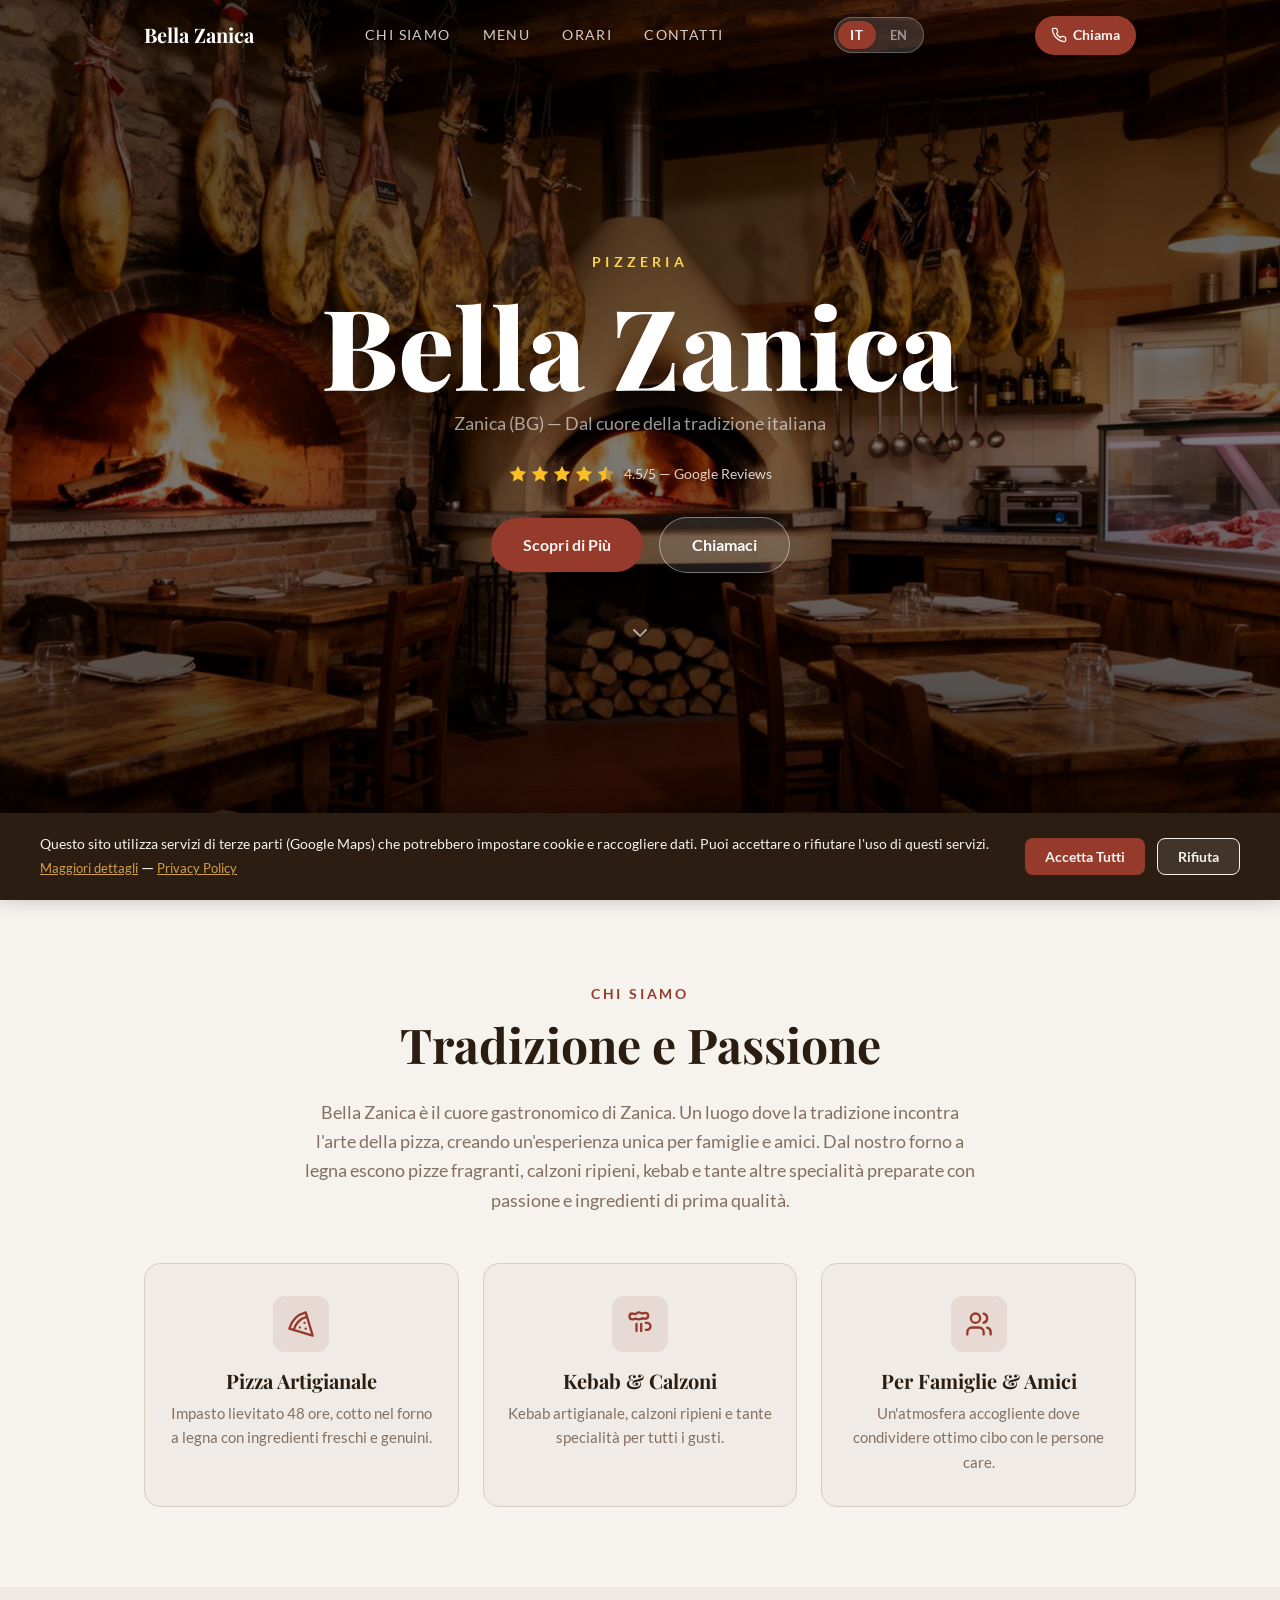
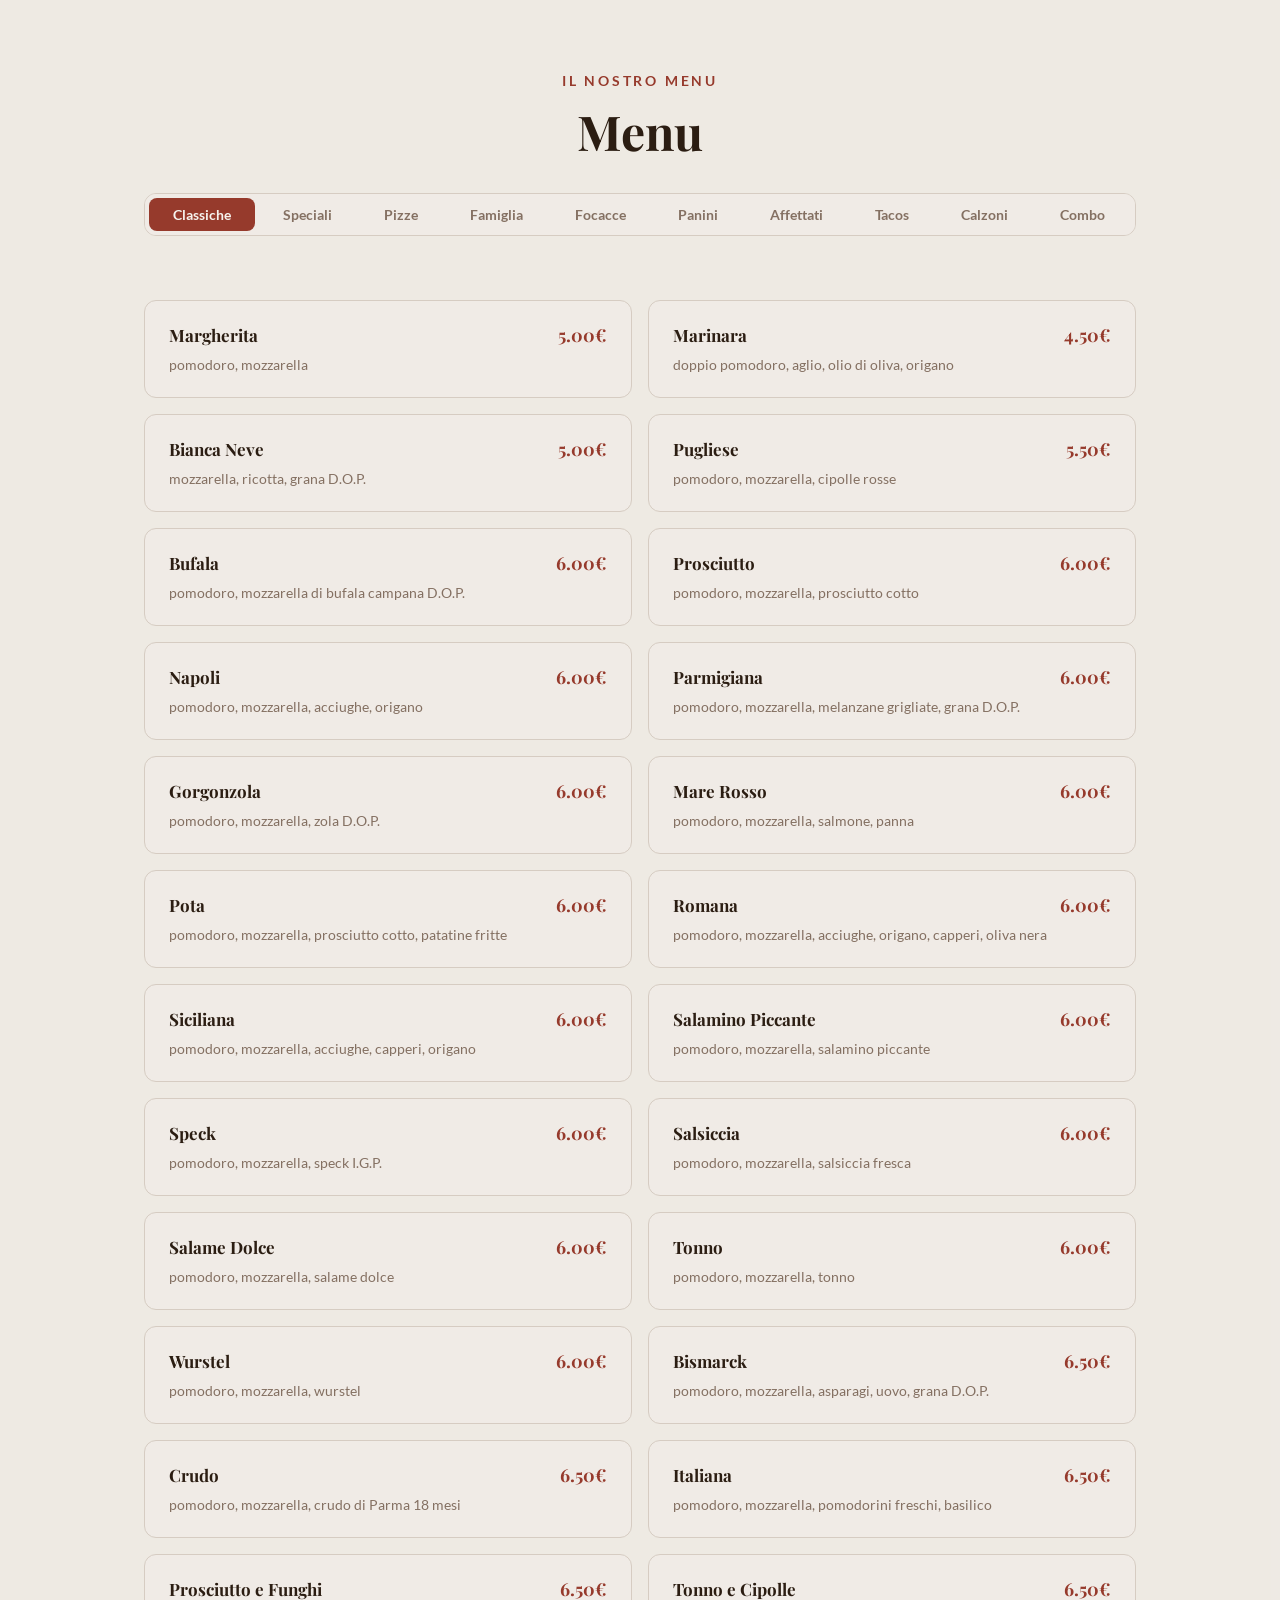
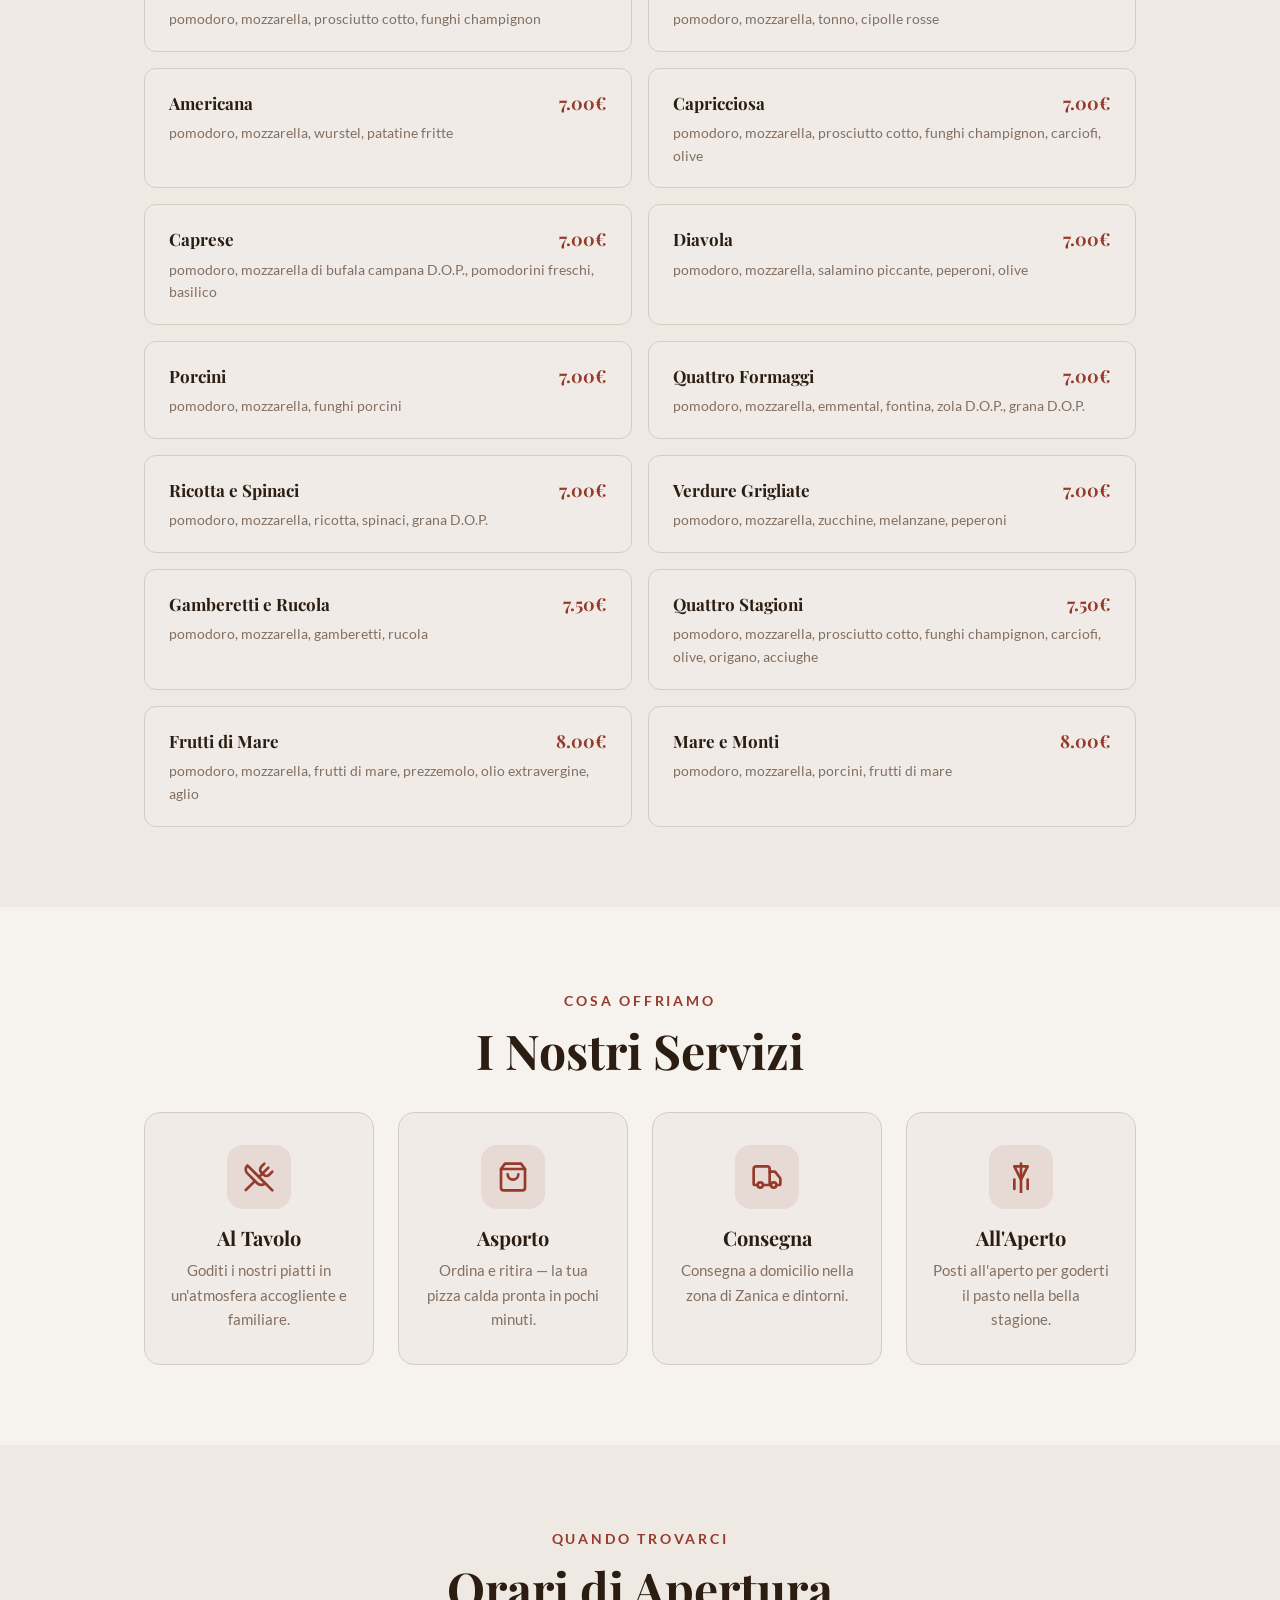
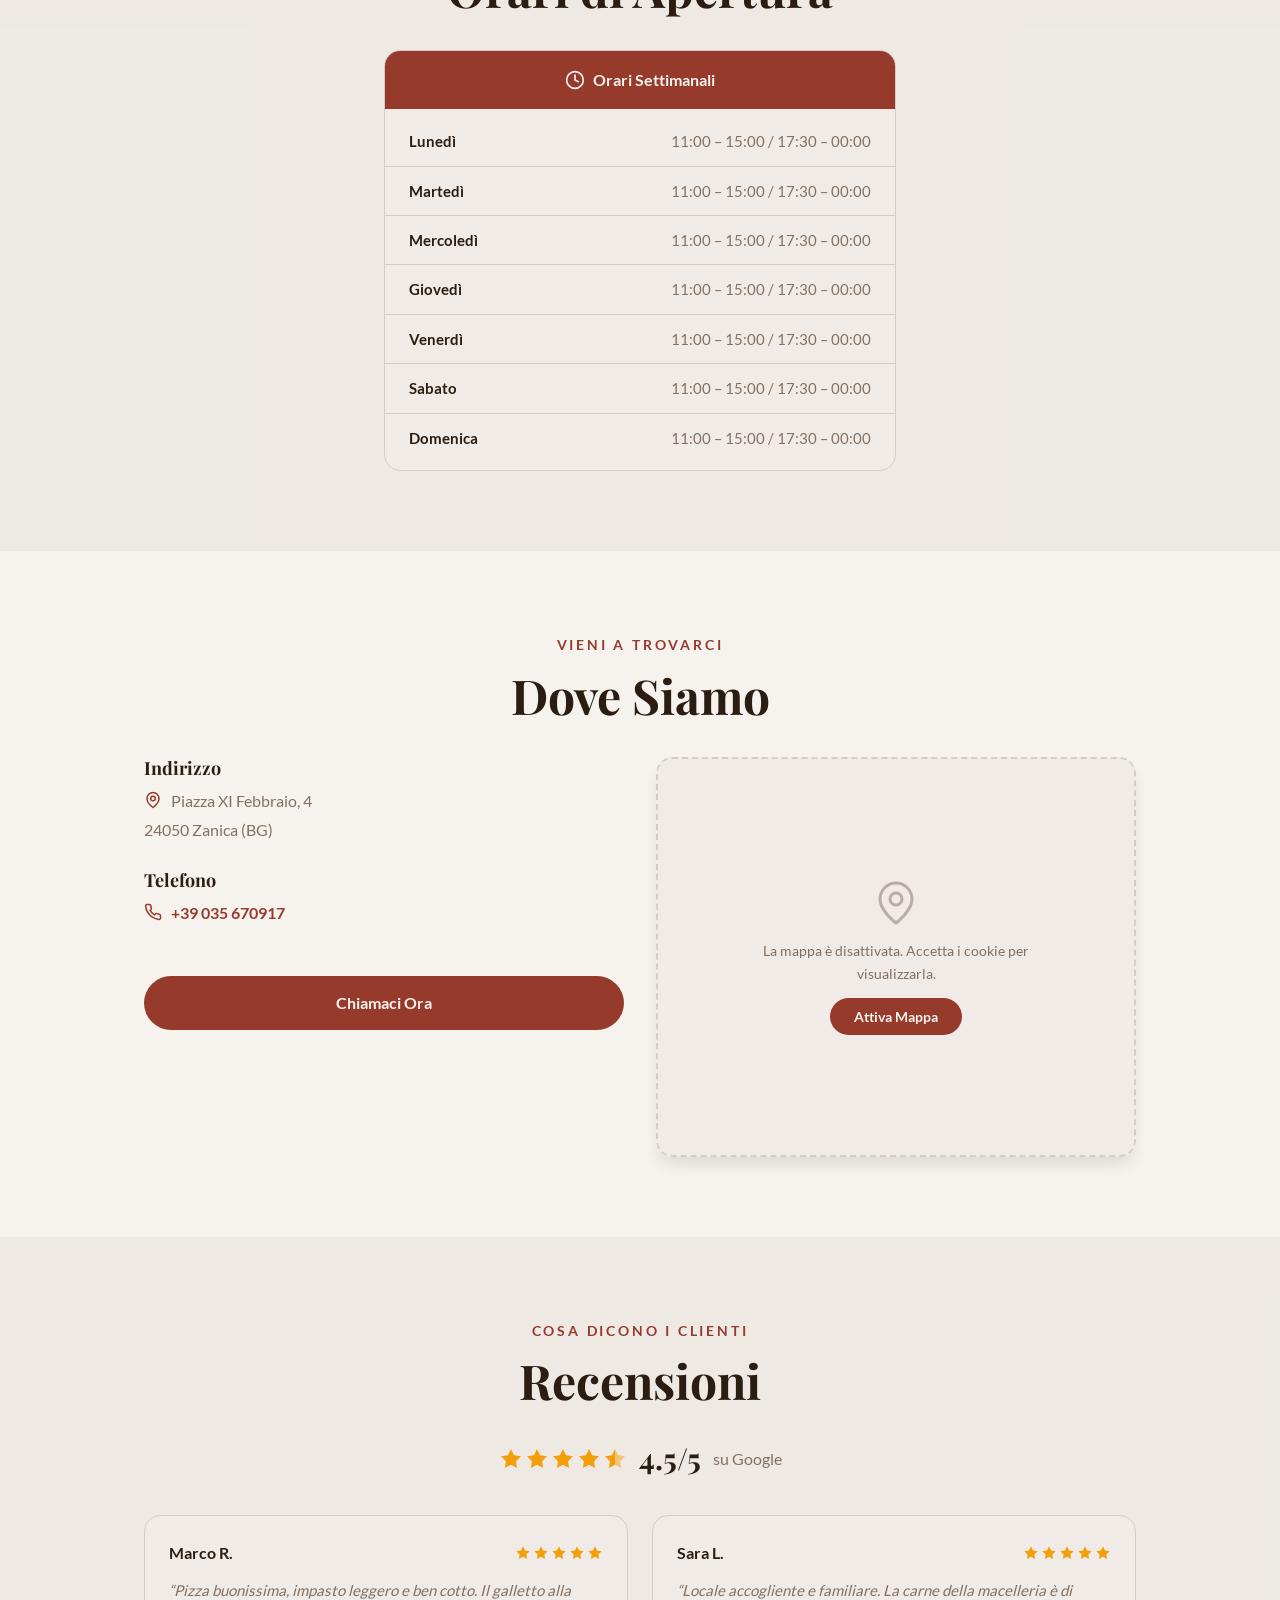
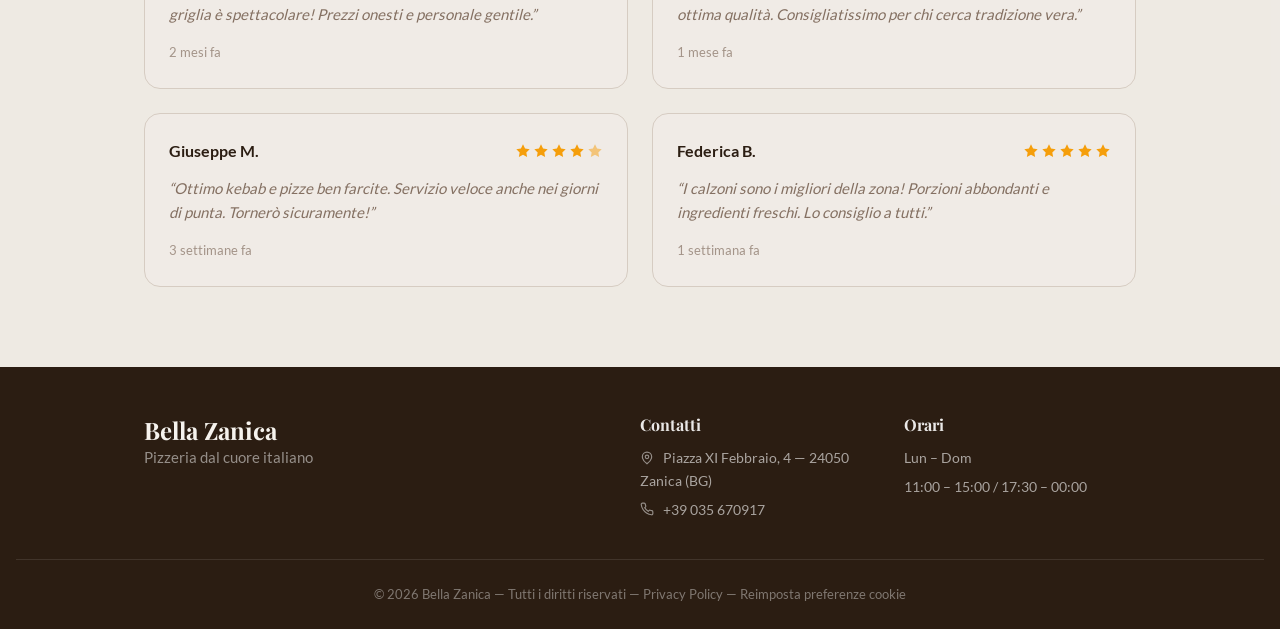
<file: index.html>
<!DOCTYPE html>
<html lang="it">
<head>
  <meta charset="UTF-8" />
  <meta name="viewport" content="width=device-width, initial-scale=1.0" />
  <title>Bella Zanica — Pizzeria a Zanica (BG)</title>
  <meta name="description" content="Bella Zanica: pizzeria a Zanica (BG). Pizza artigianale, kebab, calzoni e specialità italiane. Tel: 035 670917">
  <meta name="author" content="Bella Zanica" />
  <meta name="robots" content="index, follow" />
  <meta name="theme-color" content="#b91c1c" />
  <link rel="icon" type="image/svg+xml" href="/favicon.svg" />
  <link rel="canonical" href="https://www.pizzeriabellazanica.it" />
  <link rel="alternate" hreflang="it" href="https://www.pizzeriabellazanica.it" />
  <link rel="alternate" hreflang="en" href="https://www.pizzeriabellazanica.it?lang=en" />
  <link rel="alternate" hreflang="x-default" href="https://www.pizzeriabellazanica.it" />
  <meta name="geo.region" content="IT-BG" />
  <meta name="geo.placename" content="Zanica" />
  <meta name="geo.position" content="45.6447;9.6844" />
  <meta name="ICBM" content="45.6447, 9.6844" />
  <meta property="og:type" content="website" />
  <meta property="og:title" content="Bella Zanica — Pizzeria a Zanica (BG)">
  <meta property="og:description" content="Bella Zanica: pizzeria a Zanica (BG). Pizza artigianale, kebab, calzoni e specialità italiane. Tel: 035 670917">
  <meta property="og:url" content="https://www.pizzeriabellazanica.it" />
  <meta property="og:image" content="https://www.pizzeriabellazanica.it/hero-bg.jpg" />
  <meta property="og:locale" content="it_IT" />
  <meta property="og:site_name" content="Bella Zanica" />
  <meta name="twitter:card" content="summary_large_image" />
  <meta name="twitter:title" content="Bella Zanica — Pizzeria a Zanica (BG)">
  <meta name="twitter:description" content="Bella Zanica: pizzeria a Zanica (BG). Pizza artigianale, kebab, calzoni e specialità italiane. Tel: 035 670917">
  <meta name="twitter:image" content="https://www.pizzeriabellazanica.it/hero-bg.jpg" />

  <script type="application/ld+json">
  {
    "@context": "https://schema.org",
    "@type": "Restaurant",
    "name": "Bella Zanica",
    "url": "https://www.pizzeriabellazanica.it",
    "image": "https://www.pizzeriabellazanica.it/hero-bg.jpg",
    "logo": "https://www.pizzeriabellazanica.it/hero-bg.jpg",
    "address": {
      "@type": "PostalAddress",
      "streetAddress": "Piazza XI Febbraio, 4",
      "addressLocality": "Zanica",
      "postalCode": "24050",
      "addressRegion": "BG",
      "addressCountry": "IT"
    },
    "geo": {
      "@type": "GeoCoordinates",
      "latitude": 45.6447,
      "longitude": 9.6844
    },
    "telephone": "+39035670917",
    "servesCuisine": ["Italian", "Pizza", "Kebab", "Calzone"],
    "priceRange": "€",
    "hasMenu": "https://www.pizzeriabellazanica.it#menu",
    "openingHoursSpecification": [
      {
        "@type": "OpeningHoursSpecification",
        "dayOfWeek": ["Monday", "Tuesday", "Wednesday", "Thursday", "Friday", "Saturday", "Sunday"],
        "opens": "11:00",
        "closes": "15:00"
      },
      {
        "@type": "OpeningHoursSpecification",
        "dayOfWeek": ["Monday", "Tuesday", "Wednesday", "Thursday", "Friday", "Saturday", "Sunday"],
        "opens": "17:30",
        "closes": "00:00"
      }
    ],
    "sameAs": [],
    "aggregateRating": {
      "@type": "AggregateRating",
      "ratingValue": "4.5",
      "bestRating": "5",
      "ratingCount": "150"
    }
  }
  </script>

  <link rel="stylesheet" href="fonts.css">
  <link rel="stylesheet" href="styles.css">
</head>
<body>
  <!-- Navbar -->
  <nav id="navbar">
    <div class="nav-container">
      <a href="#" class="nav-brand">Bella Zanica</a>
      <div class="nav-links" id="nav-links">
        <a href="#chi-siamo" data-i18n="nav.about">Chi Siamo</a>
        <a href="#menu" data-i18n="nav.menu">Menu</a>
        <a href="#orari" data-i18n="nav.hours">Orari</a>
        <a href="#contatti" data-i18n="nav.contact">Contatti</a>
      </div>
      <div class="lang-toggle">
        <button class="lang-btn active" data-lang="it">IT</button>
        <button class="lang-btn" data-lang="en">EN</button>
      </div>
      <a href="tel:+39035670917" class="nav-cta">
        <svg xmlns="http://www.w3.org/2000/svg" width="16" height="16" viewBox="0 0 24 24" fill="none" stroke="currentColor" stroke-width="2" stroke-linecap="round" stroke-linejoin="round" aria-hidden="true"><path d="M22 16.92v3a2 2 0 0 1-2.18 2 19.79 19.79 0 0 1-8.63-3.07 19.5 19.5 0 0 1-6-6 19.79 19.79 0 0 1-3.07-8.67A2 2 0 0 1 4.11 2h3a2 2 0 0 1 2 1.72 12.84 12.84 0 0 0 .7 2.81 2 2 0 0 1-.45 2.11L8.09 9.91a16 16 0 0 0 6 6l1.27-1.27a2 2 0 0 1 2.11-.45 12.84 12.84 0 0 0 2.81.7A2 2 0 0 1 22 16.92z"/></svg>
        <span data-i18n="nav.call">Chiama</span>
      </a>
      <button class="nav-hamburger" id="nav-hamburger" aria-label="Menu">
        <svg xmlns="http://www.w3.org/2000/svg" width="24" height="24" viewBox="0 0 24 24" fill="none" stroke="currentColor" stroke-width="2" stroke-linecap="round" stroke-linejoin="round" id="hamburger-icon" aria-hidden="true"><line x1="4" x2="20" y1="12" y2="12"/><line x1="4" x2="20" y1="6" y2="6"/><line x1="4" x2="20" y1="18" y2="18"/></svg>
        <svg xmlns="http://www.w3.org/2000/svg" width="24" height="24" viewBox="0 0 24 24" fill="none" stroke="currentColor" stroke-width="2" stroke-linecap="round" stroke-linejoin="round" id="close-icon" style="display:none" aria-hidden="true"><path d="M18 6 6 18"/><path d="m6 6 12 12"/></svg>
      </button>
    </div>
    <!-- Mobile Menu -->
    <div class="mobile-menu" id="mobile-menu">
      <a href="#chi-siamo" onclick="closeMobileMenu()" data-i18n="nav.about">Chi Siamo</a>
      <a href="#menu" onclick="closeMobileMenu()" data-i18n="nav.menu">Menu</a>
      <a href="#orari" onclick="closeMobileMenu()" data-i18n="nav.hours">Orari</a>
      <a href="#contatti" onclick="closeMobileMenu()" data-i18n="nav.contact">Contatti</a>
      <a href="tel:+39035670917" class="mobile-cta" onclick="closeMobileMenu()">
        <svg xmlns="http://www.w3.org/2000/svg" width="16" height="16" viewBox="0 0 24 24" fill="none" stroke="currentColor" stroke-width="2" stroke-linecap="round" stroke-linejoin="round" aria-hidden="true"><path d="M22 16.92v3a2 2 0 0 1-2.18 2 19.79 19.79 0 0 1-8.63-3.07 19.5 19.5 0 0 1-6-6 19.79 19.79 0 0 1-3.07-8.67A2 2 0 0 1 4.11 2h3a2 2 0 0 1 2 1.72 12.84 12.84 0 0 0 .7 2.81 2 2 0 0 1-.45 2.11L8.09 9.91a16 16 0 0 0 6 6l1.27-1.27a2 2 0 0 1 2.11-.45 12.84 12.84 0 0 0 2.81.7A2 2 0 0 1 22 16.92z"/></svg>
        <span data-i18n="nav.callNow">Chiama Ora</span>
      </a>
    </div>
  </nav>

  <main>
  <!-- Hero Section -->
  <section id="hero" style="background-image: url('hero-bg.jpg');">
    <div class="hero-overlay"></div>
    <div class="hero-content">
      <span class="hero-eyebrow">Pizzeria</span>
      <h1 class="hero-title">Bella Zanica</h1>
      <p class="hero-location" data-i18n="hero.location">Zanica (BG) &mdash; Dal cuore della tradizione italiana</p>
      <div class="hero-rating">
        <div class="stars" aria-hidden="true">
          <svg class="star-icon filled" viewBox="0 0 24 24"><polygon points="12 2 15.09 8.26 22 9.27 17 14.14 18.18 21.02 12 17.77 5.82 21.02 7 14.14 2 9.27 8.91 8.26 12 2"/></svg>
          <svg class="star-icon filled" viewBox="0 0 24 24"><polygon points="12 2 15.09 8.26 22 9.27 17 14.14 18.18 21.02 12 17.77 5.82 21.02 7 14.14 2 9.27 8.91 8.26 12 2"/></svg>
          <svg class="star-icon filled" viewBox="0 0 24 24"><polygon points="12 2 15.09 8.26 22 9.27 17 14.14 18.18 21.02 12 17.77 5.82 21.02 7 14.14 2 9.27 8.91 8.26 12 2"/></svg>
          <svg class="star-icon filled" viewBox="0 0 24 24"><polygon points="12 2 15.09 8.26 22 9.27 17 14.14 18.18 21.02 12 17.77 5.82 21.02 7 14.14 2 9.27 8.91 8.26 12 2"/></svg>
          <svg class="star-icon half" viewBox="0 0 24 24"><defs><linearGradient id="half-star"><stop offset="50%" stop-color="#fbbf24"/><stop offset="50%" stop-color="#fbbf2480"/></linearGradient></defs><polygon fill="url(#half-star)" points="12 2 15.09 8.26 22 9.27 17 14.14 18.18 21.02 12 17.77 5.82 21.02 7 14.14 2 9.27 8.91 8.26 12 2"/></svg>
        </div>
        <span>4.5/5 &mdash; Google Reviews</span>
      </div>
      <div class="hero-buttons">
        <a href="#chi-siamo" class="btn btn-primary btn-lg" data-i18n="hero.cta1">Scopri di Pi&ugrave;</a>
        <a href="tel:+39035670917" class="btn btn-outline btn-lg" data-i18n="hero.cta2">Chiamaci</a>
      </div>
      <a href="#chi-siamo" class="hero-scroll-down" aria-label="Scorri">
        <svg xmlns="http://www.w3.org/2000/svg" width="24" height="24" viewBox="0 0 24 24" fill="none" stroke="currentColor" stroke-width="2" stroke-linecap="round" stroke-linejoin="round" aria-hidden="true"><path d="m6 9 6 6 6-6"/></svg>
      </a>
    </div>
  </section>

  <!-- Chi Siamo -->
  <section id="chi-siamo" class="section">
    <div class="container">
      <span class="eyebrow" data-i18n="about.eyebrow">Chi Siamo</span>
      <h2 data-i18n="about.title">Tradizione e Passione</h2>
      <p class="section-text" data-i18n="about.text">Bella Zanica &egrave; il cuore gastronomico di Zanica. Un luogo dove la tradizione incontra l'arte della pizza, creando un'esperienza unica per famiglie e amici. Dal nostro forno a legna escono pizze fragranti, calzoni ripieni, kebab e tante altre specialit&agrave; preparate con passione e ingredienti di prima qualit&agrave;.</p>
      <div class="features-grid">
        <div class="feature-card">
          <div class="feature-icon">
            <svg xmlns="http://www.w3.org/2000/svg" width="28" height="28" viewBox="0 0 24 24" fill="none" stroke="currentColor" stroke-width="2" stroke-linecap="round" stroke-linejoin="round" aria-hidden="true"><path d="M15 11h.01"/><path d="M11 15h.01"/><path d="M16 16h.01"/><path d="m2 16 20 6-6-20A20 20 0 0 0 2 16"/><path d="M5.71 17.11a17.04 17.04 0 0 1 11.4-11.4"/></svg>
          </div>
          <h3 data-i18n="about.feat1.title">Pizza Artigianale</h3>
          <p data-i18n="about.feat1.desc">Impasto lievitato 48 ore, cotto nel forno a legna con ingredienti freschi e genuini.</p>
        </div>
        <div class="feature-card">
          <div class="feature-icon">
            <svg xmlns="http://www.w3.org/2000/svg" width="28" height="28" viewBox="0 0 24 24" fill="none" stroke="currentColor" stroke-width="2" stroke-linecap="round" stroke-linejoin="round" aria-hidden="true"><path d="M17 11h1a3 3 0 0 1 0 6h-1"/><path d="M9 12v6"/><path d="M13 12v6"/><path d="M14 7.5c-1 0-1.44.5-3 .5s-2-.5-3-.5-1.72.5-2.5.5a2.5 2.5 0 0 1 0-5c.78 0 1.57.5 2.5.5S9.44 2 11 2s2 1 3 1 1.5-.5 2.5-.5a2.5 2.5 0 0 1 0 5c-1 0-1.5-.5-2.5-.5Z"/></svg>
          </div>
          <h3 data-i18n="about.feat2.title">Kebab &amp; Calzoni</h3>
          <p data-i18n="about.feat2.desc">Kebab artigianale, calzoni ripieni e tante specialit&agrave; per tutti i gusti.</p>
        </div>
        <div class="feature-card">
          <div class="feature-icon">
            <svg xmlns="http://www.w3.org/2000/svg" width="28" height="28" viewBox="0 0 24 24" fill="none" stroke="currentColor" stroke-width="2" stroke-linecap="round" stroke-linejoin="round" aria-hidden="true"><path d="M16 21v-2a4 4 0 0 0-4-4H6a4 4 0 0 0-4 4v2"/><circle cx="9" cy="7" r="4"/><path d="M22 21v-2a4 4 0 0 0-3-3.87"/><path d="M16 3.13a4 4 0 0 1 0 7.75"/></svg>
          </div>
          <h3 data-i18n="about.feat3.title">Per Famiglie &amp; Amici</h3>
          <p data-i18n="about.feat3.desc">Un'atmosfera accogliente dove condividere ottimo cibo con le persone care.</p>
        </div>
      </div>
    </div>
  </section>

  <!-- Menu -->
  <section id="menu" class="section section-muted">
    <div class="container">
      <span class="eyebrow" data-i18n="menu.eyebrow">Il Nostro Menu</span>
      <h2>Menu</h2>
      <div class="tabs">
        <div class="tab-list-wrapper">
          <div class="tab-list tab-list-scroll" id="tab-list-scroll">
            <button class="tab-btn active" data-tab="classiche" data-i18n="menu.tab.classiche">Classiche</button>
            <button class="tab-btn" data-tab="speciali" data-i18n="menu.tab.speciali">Speciali</button>
            <button class="tab-btn" data-tab="pizze" data-i18n="menu.tab.pizze">Pizze</button>
            <button class="tab-btn" data-tab="famiglia" data-i18n="menu.tab.famiglia">Famiglia</button>
            <button class="tab-btn" data-tab="focacce" data-i18n="menu.tab.focacce">Focacce</button>
            <button class="tab-btn" data-tab="panini" data-i18n="menu.tab.panini">Panini</button>
            <button class="tab-btn" data-tab="affettati" data-i18n="menu.tab.affettati">Affettati</button>
            <button class="tab-btn" data-tab="tacos" data-i18n="menu.tab.tacos">Tacos</button>
            <button class="tab-btn" data-tab="calzoni" data-i18n="menu.tab.calzoni">Calzoni</button>
            <button class="tab-btn" data-tab="combo" data-i18n="menu.tab.combo">Combo</button>
            <button class="tab-btn" data-tab="fritture" data-i18n="menu.tab.fritture">Fritture</button>
            <button class="tab-btn" data-tab="dessert" data-i18n="menu.tab.dessert">Dessert</button>
            <button class="tab-btn" data-tab="bibite" data-i18n="menu.tab.bibite">Bibite</button>
          </div>
        </div>
        <div class="scroll-hint" id="scroll-hint">
          <span data-i18n="menu.scroll">Scorri</span>
          <svg xmlns="http://www.w3.org/2000/svg" width="14" height="14" viewBox="0 0 24 24" fill="none" stroke="currentColor" stroke-width="2.5" stroke-linecap="round" stroke-linejoin="round" aria-hidden="true"><path d="m9 18 6-6-6-6"/></svg>
        </div>

        <!-- Pizze Classiche -->
        <div class="tab-content active" id="tab-classiche">
          <div class="menu-grid">
            <div class="menu-item">
              <div class="menu-item-header"><h4>Margherita</h4><span class="menu-price">5.00&euro;</span></div>
              <p data-i18n="c.margherita">pomodoro, mozzarella</p>
            </div>
            <div class="menu-item">
              <div class="menu-item-header"><h4>Marinara</h4><span class="menu-price">4.50&euro;</span></div>
              <p data-i18n="c.marinara">doppio pomodoro, aglio, olio di oliva, origano</p>
            </div>
            <div class="menu-item">
              <div class="menu-item-header"><h4>Bianca Neve</h4><span class="menu-price">5.00&euro;</span></div>
              <p data-i18n="c.biancaneve">mozzarella, ricotta, grana D.O.P.</p>
            </div>
            <div class="menu-item">
              <div class="menu-item-header"><h4>Pugliese</h4><span class="menu-price">5.50&euro;</span></div>
              <p data-i18n="c.pugliese">pomodoro, mozzarella, cipolle rosse</p>
            </div>
            <div class="menu-item">
              <div class="menu-item-header"><h4>Bufala</h4><span class="menu-price">6.00&euro;</span></div>
              <p data-i18n="c.bufala">pomodoro, mozzarella di bufala campana D.O.P.</p>
            </div>
            <div class="menu-item">
              <div class="menu-item-header"><h4>Prosciutto</h4><span class="menu-price">6.00&euro;</span></div>
              <p data-i18n="c.prosciutto">pomodoro, mozzarella, prosciutto cotto</p>
            </div>
            <div class="menu-item">
              <div class="menu-item-header"><h4>Napoli</h4><span class="menu-price">6.00&euro;</span></div>
              <p data-i18n="c.napoli">pomodoro, mozzarella, acciughe, origano</p>
            </div>
            <div class="menu-item">
              <div class="menu-item-header"><h4>Parmigiana</h4><span class="menu-price">6.00&euro;</span></div>
              <p data-i18n="c.parmigiana">pomodoro, mozzarella, melanzane grigliate, grana D.O.P.</p>
            </div>
            <div class="menu-item">
              <div class="menu-item-header"><h4>Gorgonzola</h4><span class="menu-price">6.00&euro;</span></div>
              <p data-i18n="c.gorgonzola">pomodoro, mozzarella, zola D.O.P.</p>
            </div>
            <div class="menu-item">
              <div class="menu-item-header"><h4>Mare Rosso</h4><span class="menu-price">6.00&euro;</span></div>
              <p data-i18n="c.marerosso">pomodoro, mozzarella, salmone, panna</p>
            </div>
            <div class="menu-item">
              <div class="menu-item-header"><h4>Pota</h4><span class="menu-price">6.00&euro;</span></div>
              <p data-i18n="c.pota">pomodoro, mozzarella, prosciutto cotto, patatine fritte</p>
            </div>
            <div class="menu-item">
              <div class="menu-item-header"><h4>Romana</h4><span class="menu-price">6.00&euro;</span></div>
              <p data-i18n="c.romana">pomodoro, mozzarella, acciughe, origano, capperi, oliva nera</p>
            </div>
            <div class="menu-item">
              <div class="menu-item-header"><h4>Siciliana</h4><span class="menu-price">6.00&euro;</span></div>
              <p data-i18n="c.siciliana">pomodoro, mozzarella, acciughe, capperi, origano</p>
            </div>
            <div class="menu-item">
              <div class="menu-item-header"><h4>Salamino Piccante</h4><span class="menu-price">6.00&euro;</span></div>
              <p data-i18n="c.salamino">pomodoro, mozzarella, salamino piccante</p>
            </div>
            <div class="menu-item">
              <div class="menu-item-header"><h4>Speck</h4><span class="menu-price">6.00&euro;</span></div>
              <p data-i18n="c.speck">pomodoro, mozzarella, speck I.G.P.</p>
            </div>
            <div class="menu-item">
              <div class="menu-item-header"><h4>Salsiccia</h4><span class="menu-price">6.00&euro;</span></div>
              <p data-i18n="c.salsiccia">pomodoro, mozzarella, salsiccia fresca</p>
            </div>
            <div class="menu-item">
              <div class="menu-item-header"><h4>Salame Dolce</h4><span class="menu-price">6.00&euro;</span></div>
              <p data-i18n="c.salamedolce">pomodoro, mozzarella, salame dolce</p>
            </div>
            <div class="menu-item">
              <div class="menu-item-header"><h4>Tonno</h4><span class="menu-price">6.00&euro;</span></div>
              <p data-i18n="c.tonno">pomodoro, mozzarella, tonno</p>
            </div>
            <div class="menu-item">
              <div class="menu-item-header"><h4>Wurstel</h4><span class="menu-price">6.00&euro;</span></div>
              <p data-i18n="c.wurstel">pomodoro, mozzarella, wurstel</p>
            </div>
            <div class="menu-item">
              <div class="menu-item-header"><h4>Bismarck</h4><span class="menu-price">6.50&euro;</span></div>
              <p data-i18n="c.bismarck">pomodoro, mozzarella, asparagi, uovo, grana D.O.P.</p>
            </div>
            <div class="menu-item">
              <div class="menu-item-header"><h4>Crudo</h4><span class="menu-price">6.50&euro;</span></div>
              <p data-i18n="c.crudo">pomodoro, mozzarella, crudo di Parma 18 mesi</p>
            </div>
            <div class="menu-item">
              <div class="menu-item-header"><h4>Italiana</h4><span class="menu-price">6.50&euro;</span></div>
              <p data-i18n="c.italiana">pomodoro, mozzarella, pomodorini freschi, basilico</p>
            </div>
            <div class="menu-item">
              <div class="menu-item-header"><h4>Prosciutto e Funghi</h4><span class="menu-price">6.50&euro;</span></div>
              <p data-i18n="c.prosciuttofunghi">pomodoro, mozzarella, prosciutto cotto, funghi champignon</p>
            </div>
            <div class="menu-item">
              <div class="menu-item-header"><h4>Tonno e Cipolle</h4><span class="menu-price">6.50&euro;</span></div>
              <p data-i18n="c.tonnocipolle">pomodoro, mozzarella, tonno, cipolle rosse</p>
            </div>
            <div class="menu-item">
              <div class="menu-item-header"><h4>Americana</h4><span class="menu-price">7.00&euro;</span></div>
              <p data-i18n="c.americana">pomodoro, mozzarella, wurstel, patatine fritte</p>
            </div>
            <div class="menu-item">
              <div class="menu-item-header"><h4>Capricciosa</h4><span class="menu-price">7.00&euro;</span></div>
              <p data-i18n="c.capricciosa">pomodoro, mozzarella, prosciutto cotto, funghi champignon, carciofi, olive</p>
            </div>
            <div class="menu-item">
              <div class="menu-item-header"><h4>Caprese</h4><span class="menu-price">7.00&euro;</span></div>
              <p data-i18n="c.caprese">pomodoro, mozzarella di bufala campana D.O.P., pomodorini freschi, basilico</p>
            </div>
            <div class="menu-item">
              <div class="menu-item-header"><h4>Diavola</h4><span class="menu-price">7.00&euro;</span></div>
              <p data-i18n="c.diavola">pomodoro, mozzarella, salamino piccante, peperoni, olive</p>
            </div>
            <div class="menu-item">
              <div class="menu-item-header"><h4>Porcini</h4><span class="menu-price">7.00&euro;</span></div>
              <p data-i18n="c.porcini">pomodoro, mozzarella, funghi porcini</p>
            </div>
            <div class="menu-item">
              <div class="menu-item-header"><h4>Quattro Formaggi</h4><span class="menu-price">7.00&euro;</span></div>
              <p data-i18n="c.4formaggi">pomodoro, mozzarella, emmental, fontina, zola D.O.P., grana D.O.P.</p>
            </div>
            <div class="menu-item">
              <div class="menu-item-header"><h4>Ricotta e Spinaci</h4><span class="menu-price">7.00&euro;</span></div>
              <p data-i18n="c.ricottaspinaci">pomodoro, mozzarella, ricotta, spinaci, grana D.O.P.</p>
            </div>
            <div class="menu-item">
              <div class="menu-item-header"><h4>Verdure Grigliate</h4><span class="menu-price">7.00&euro;</span></div>
              <p data-i18n="c.verdure">pomodoro, mozzarella, zucchine, melanzane, peperoni</p>
            </div>
            <div class="menu-item">
              <div class="menu-item-header"><h4>Gamberetti e Rucola</h4><span class="menu-price">7.50&euro;</span></div>
              <p data-i18n="c.gamberetti">pomodoro, mozzarella, gamberetti, rucola</p>
            </div>
            <div class="menu-item">
              <div class="menu-item-header"><h4>Quattro Stagioni</h4><span class="menu-price">7.50&euro;</span></div>
              <p data-i18n="c.4stagioni">pomodoro, mozzarella, prosciutto cotto, funghi champignon, carciofi, olive, origano, acciughe</p>
            </div>
            <div class="menu-item">
              <div class="menu-item-header"><h4>Frutti di Mare</h4><span class="menu-price">8.00&euro;</span></div>
              <p data-i18n="c.fruttidimare">pomodoro, mozzarella, frutti di mare, prezzemolo, olio extravergine, aglio</p>
            </div>
            <div class="menu-item">
              <div class="menu-item-header"><h4>Mare e Monti</h4><span class="menu-price">8.00&euro;</span></div>
              <p data-i18n="c.maremonti">pomodoro, mozzarella, porcini, frutti di mare</p>
            </div>
          </div>
        </div>

        <!-- Pizze Speciali -->
        <div class="tab-content" id="tab-speciali">
          <div class="menu-grid">
            <div class="menu-item">
              <div class="menu-item-header"><h4>Bing</h4><span class="menu-price">6.00&euro;</span></div>
              <p data-i18n="s.bing">pomodoro, mozzarella, patatine fritte, ketchup</p>
            </div>
            <div class="menu-item">
              <div class="menu-item-header"><h4>Abate</h4><span class="menu-price">6.50&euro;</span></div>
              <p data-i18n="s.abate">pomodoro, mozzarella, salsiccia fresca, patatine fritte</p>
            </div>
            <div class="menu-item">
              <div class="menu-item-header"><h4>Bergamasca</h4><span class="menu-price">7.00&euro;</span></div>
              <p data-i18n="s.bergamasca">pomodoro, mozzarella, zola D.O.P., pancetta</p>
            </div>
            <div class="menu-item">
              <div class="menu-item-header"><h4>Brie e Speck</h4><span class="menu-price">7.00&euro;</span></div>
              <p data-i18n="s.briespeck">pomodoro, mozzarella, speck I.G.P., brie</p>
            </div>
            <div class="menu-item">
              <div class="menu-item-header"><h4>Cime di Rapa</h4><span class="menu-price">7.00&euro;</span></div>
              <p data-i18n="s.cimedirapa">pomodoro, mozzarella, friarielli, salsiccia fresca</p>
            </div>
            <div class="menu-item">
              <div class="menu-item-header"><h4>Fantasia</h4><span class="menu-price">7.50&euro;</span></div>
              <p data-i18n="s.fantasia">pomodoro, mozzarella, brie, speck I.G.P., porcini, grana</p>
            </div>
            <div class="menu-item">
              <div class="menu-item-header"><h4>Liguria</h4><span class="menu-price">7.50&euro;</span></div>
              <p data-i18n="s.liguria">mozzarella, pesto, burrata D.O.P., pomodorini freschi</p>
            </div>
            <div class="menu-item">
              <div class="menu-item-header"><h4>Lucana</h4><span class="menu-price">7.50&euro;</span></div>
              <p data-i18n="s.lucana">pomodoro, mozzarella, pancetta, porcini, taleggio, grana D.O.P.</p>
            </div>
            <div class="menu-item">
              <div class="menu-item-header"><h4>Amatriciana</h4><span class="menu-price">8.00&euro;</span></div>
              <p data-i18n="s.amatriciana">pomodoro, mozzarella, pancetta, uovo, panna</p>
            </div>
            <div class="menu-item">
              <div class="menu-item-header"><h4>Atalanta</h4><span class="menu-price">8.00&euro;</span></div>
              <p data-i18n="s.atalanta">pomodoro, mozzarella, carciofi, burrata D.O.P., crudo di Parma 18 mesi, grana D.O.P.</p>
            </div>
            <div class="menu-item">
              <div class="menu-item-header"><h4>Cavallo</h4><span class="menu-price">8.00&euro;</span></div>
              <p data-i18n="s.cavallo">pomodoro, mozzarella, porcini, bresaola I.G.P., rucola, grana D.O.P.</p>
            </div>
            <div class="menu-item">
              <div class="menu-item-header"><h4>Delicata</h4><span class="menu-price">8.00&euro;</span></div>
              <p data-i18n="s.delicata">pomodoro, mozzarella, crudo di Parma 18 mesi, bufala D.O.P., grana, porcini</p>
            </div>
          </div>
        </div>

        <!-- Pizze -->
        <div class="tab-content" id="tab-pizze">
          <div class="menu-grid">
            <div class="menu-item">
              <div class="menu-item-header"><h4>Marconi</h4><span class="menu-price">7.00&euro;</span></div>
              <p data-i18n="p.marconi">pomodoro, mozzarella, prosciutto, brie, porcini</p>
            </div>
            <div class="menu-item">
              <div class="menu-item-header"><h4>Paesana</h4><span class="menu-price">7.00&euro;</span></div>
              <p data-i18n="p.paesana">pomodoro, mozzarella, salsiccia fresca, pancetta</p>
            </div>
            <div class="menu-item">
              <div class="menu-item-header"><h4>Polenta</h4><span class="menu-price">7.00&euro;</span></div>
              <p data-i18n="p.polenta">pomodoro, mozzarella, polenta bergamasca, salsiccia fresca, taleggio</p>
            </div>
            <div class="menu-item">
              <div class="menu-item-header"><h4>P+S+W</h4><span class="menu-price">7.00&euro;</span></div>
              <p data-i18n="p.psw">pomodoro, mozzarella, prosciutto, wurstel, salame piccante</p>
            </div>
            <div class="menu-item">
              <div class="menu-item-header"><h4>Spicy</h4><span class="menu-price">7.00&euro;</span></div>
              <p data-i18n="p.spicy">pomodoro, mozzarella, salame piccante, zola D.O.P., cipolle rosse</p>
            </div>
            <div class="menu-item">
              <div class="menu-item-header"><h4>Stella</h4><span class="menu-price">7.00&euro;</span></div>
              <p data-i18n="p.stella">pomodoro, mozzarella, salame dolce, cipolle rosse, peperoni</p>
            </div>
            <div class="menu-item">
              <div class="menu-item-header"><h4>Tirolese</h4><span class="menu-price">7.00&euro;</span></div>
              <p data-i18n="p.tirolese">pomodoro, mozzarella, salsiccia fresca, funghi champignon, cipolle rosse</p>
            </div>
            <div class="menu-item">
              <div class="menu-item-header"><h4>Trevisana</h4><span class="menu-price">7.00&euro;</span></div>
              <p data-i18n="p.trevisana">pomodoro, mozzarella, trevisana, zola D.O.P.</p>
            </div>
            <div class="menu-item">
              <div class="menu-item-header"><h4>Zanica</h4><span class="menu-price">7.00&euro;</span></div>
              <p data-i18n="p.zanica">pomodoro, mozzarella, prosciutto cotto, funghi, salame piccante, carciofi, olive</p>
            </div>
            <div class="menu-item">
              <div class="menu-item-header"><h4>Zola e Pere o Mele</h4><span class="menu-price">7.00&euro;</span></div>
              <p data-i18n="p.zolapere">mozzarella, zola D.O.P., noci, pere o mele</p>
            </div>
            <div class="menu-item">
              <div class="menu-item-header"><h4>Nilo</h4><span class="menu-price">7.50&euro;</span></div>
              <p data-i18n="p.nilo">pomodoro, mozzarella, crudo di Parma 18 mesi, scamorza, rucola, grana D.O.P.</p>
            </div>
            <div class="menu-item">
              <div class="menu-item-header"><h4>Primavera</h4><span class="menu-price">7.50&euro;</span></div>
              <p data-i18n="p.primavera">pomodoro, mozzarella, speck, grana D.O.P., rucola, pomodorini freschi</p>
            </div>
            <div class="menu-item">
              <div class="menu-item-header"><h4>Quattro Salumi</h4><span class="menu-price">7.50&euro;</span></div>
              <p data-i18n="p.4salumi">pomodoro, mozzarella, prosciutto, pancetta arrotolata, wurstel, salame piccante</p>
            </div>
            <div class="menu-item">
              <div class="menu-item-header"><h4>Shawerma</h4><span class="menu-price">7.50&euro;</span></div>
              <p data-i18n="p.shawerma">pomodoro, mozzarella, kebab, peperoni, salame piccante, salsa piccante</p>
            </div>
            <div class="menu-item">
              <div class="menu-item-header"><h4>Violetta</h4><span class="menu-price">7.50&euro;</span></div>
              <p data-i18n="p.violetta">pomodoro, mozzarella, trevisana, salame piccante, zola D.O.P., cipolle rosse</p>
            </div>
            <div class="menu-item">
              <div class="menu-item-header"><h4>Masha</h4><span class="menu-price">8.00&euro;</span></div>
              <p data-i18n="p.masha">mozzarella, gamberetti, zucchine, salmone, rucola</p>
            </div>
            <div class="menu-item">
              <div class="menu-item-header"><h4>Mortadella</h4><span class="menu-price">8.00&euro;</span></div>
              <p data-i18n="p.mortadella">mozzarella, mortadella, burrata D.O.P., pesto di pistacchio, grana</p>
            </div>
            <div class="menu-item">
              <div class="menu-item-header"><h4>Pizza Kebab</h4><span class="menu-price">8.00&euro;</span></div>
              <p data-i18n="p.pizzakebab">pomodoro, mozzarella, kebab, cipolle rosse, insalata, patatine fritte, salsa piccante, salsa yogurt</p>
            </div>
            <div class="menu-item">
              <div class="menu-item-header"><h4>Saporita</h4><span class="menu-price">8.00&euro;</span></div>
              <p data-i18n="p.saporita">mozzarella, crudo di Parma 18 mesi, ricotta, spinaci, grana</p>
            </div>
            <div class="menu-item">
              <div class="menu-item-header"><h4>Valtellina</h4><span class="menu-price">8.00&euro;</span></div>
              <p data-i18n="p.valtellina">pomodoro, mozzarella, bresaola I.G.P., rucola, grana</p>
            </div>
          </div>
        </div>

        <!-- Pizze Famiglia -->
        <div class="tab-content" id="tab-famiglia">
          <div class="menu-grid">
            <div class="menu-item">
              <div class="menu-item-header"><h4>Margherita</h4><span class="menu-price">15.00&euro;</span></div>
            </div>
            <div class="menu-item">
              <div class="menu-item-header"><h4>Farcita</h4><span class="menu-price">19.00&euro;</span></div>
            </div>
            <div class="menu-item">
              <div class="menu-item-header"><h4>Kebab</h4><span class="menu-price">19.00&euro;</span></div>
            </div>
            <div class="menu-item">
              <div class="menu-item-header"><h4>Capricciosa</h4><span class="menu-price">19.00&euro;</span></div>
            </div>
          </div>
        </div>

        <!-- Focacce -->
        <div class="tab-content" id="tab-focacce">
          <div class="menu-grid">
            <div class="menu-item">
              <div class="menu-item-header"><h4>Focaccia Liscia</h4><span class="menu-price">4.00&euro;</span></div>
              <p data-i18n="foc.liscia">olio d&rsquo;oliva, sale, origano</p>
            </div>
            <div class="menu-item">
              <div class="menu-item-header"><h4>Focaccia Primavera</h4><span class="menu-price">5.00&euro;</span></div>
              <p data-i18n="foc.primavera">bufala D.O.P., pomodori freschi, rucola, grana (aggiunta a fine cottura)</p>
            </div>
            <div class="menu-item">
              <div class="menu-item-header"><h4>Focaccia Salumi</h4><span class="menu-price">5.00&euro;</span></div>
              <p data-i18n="foc.salumi">focaccia liscia, salume a scelta, rucola, grana (aggiunta a fine cottura)</p>
            </div>
          </div>
        </div>

        <!-- Panino o Piadina -->
        <div class="tab-content" id="tab-panini">
          <div class="menu-grid">
            <div class="menu-item">
              <div class="menu-item-header"><h4>Panino Hotdog</h4><span class="menu-price">3.50&euro;</span></div>
              <p data-i18n="pan.hotdog">hotdog, ketchup, maionese</p>
            </div>
            <div class="menu-item">
              <div class="menu-item-header"><h4>Panino Falafel</h4><span class="menu-price">4.50&euro;</span></div>
              <p data-i18n="pan.falafel">pane della pizza, falafel, insalata, pomodoro, cipolle, salsa rosa</p>
            </div>
            <div class="menu-item">
              <div class="menu-item-header"><h4>Panino Kebab</h4><span class="menu-price">5.00&euro;</span></div>
              <p data-i18n="pan.kebab">pane della pizza, carne di pollo/tacchino, insalata, patatine, pomodoro, cipolle, salsa piccante, salsa rosa, salsa yogurt</p>
            </div>
            <div class="menu-item">
              <div class="menu-item-header"><h4>Panino Hamburger</h4><span class="menu-price">5.00&euro;</span></div>
              <p data-i18n="pan.hamburger">formaggio, pomodoro, insalata, ketchup, maionese</p>
            </div>
            <div class="menu-item">
              <div class="menu-item-header"><h4>Kebab Box</h4><span class="menu-price">5.00&euro;</span></div>
              <p data-i18n="pan.kebabbox">carne di pollo/tacchino, patatine, salsa</p>
            </div>
            <div class="menu-item">
              <div class="menu-item-header"><h4>Piadina Falafel</h4><span class="menu-price">5.00&euro;</span></div>
              <p data-i18n="pan.piadfalafel">piadina, falafel, insalata, pomodoro, cipolle, salsa rosa</p>
            </div>
            <div class="menu-item">
              <div class="menu-item-header"><h4>Piadina Kebab</h4><span class="menu-price">6.00&euro;</span></div>
              <p data-i18n="pan.piadkebab">piadina, carne di pollo/tacchino, insalata, patatine, pomodoro, cipolle, salsa piccante, salsa rosa, salsa yogurt</p>
            </div>
            <div class="menu-item">
              <div class="menu-item-header"><h4>Panino Kebab Maxi</h4><span class="menu-price">6.50&euro;</span></div>
              <p data-i18n="pan.kebabmaxi">pane della pizza, carne di pollo/tacchino, insalata, patatine, pomodoro, cipolle, salsa piccante, salsa rosa, salsa yogurt</p>
            </div>
            <div class="menu-item">
              <div class="menu-item-header"><h4>Piatto Kebab</h4><span class="menu-price">7.00&euro;</span></div>
              <p data-i18n="pan.piattokebab">carne di pollo/tacchino, insalata, patatine, pomodoro, cipolle, salsa piccante, salsa rosa, salsa yogurt</p>
            </div>
            <div class="menu-item">
              <div class="menu-item-header"><h4>Piatto Kebab + Riso</h4><span class="menu-price">8.00&euro;</span></div>
              <p data-i18n="pan.piattoriso">carne di pollo/tacchino, insalata, patatine, salsa, riso</p>
            </div>
          </div>
        </div>

        <!-- Panini o Piadina Affettato -->
        <div class="tab-content" id="tab-affettati">
          <div class="menu-grid">
            <div class="menu-item">
              <div class="menu-item-header"><h4>Bresaola e Rucola</h4><span class="menu-price">5.00&euro;</span></div>
              <p data-i18n="aff.bresaola">pomodorini freschi, mozzarella, bresaola, rucola, grana</p>
            </div>
            <div class="menu-item">
              <div class="menu-item-header"><h4>Cotto e Maionese</h4><span class="menu-price">5.00&euro;</span></div>
              <p data-i18n="aff.cotto">prosciutto cotto, mozzarella, maionese</p>
            </div>
            <div class="menu-item">
              <div class="menu-item-header"><h4>Crudo e Bufala</h4><span class="menu-price">5.00&euro;</span></div>
              <p data-i18n="aff.crudo">mozzarella di bufala, crudo, rucola, maionese</p>
            </div>
          </div>
        </div>

        <!-- Tacos -->
        <div class="tab-content" id="tab-tacos">
          <div class="menu-grid">
            <div class="menu-item">
              <div class="menu-item-header"><h4>Tacos Pollo</h4><span class="menu-price">5.00&euro;</span></div>
              <p data-i18n="tac.pollo">pollo, patatine, salsa algerina, maionese, biggy</p>
            </div>
            <div class="menu-item">
              <div class="menu-item-header"><h4>Tacos Kebab</h4><span class="menu-price">6.00&euro;</span></div>
              <p data-i18n="tac.kebab">kebab, patatine, salsa algerina, maionese, biggy</p>
            </div>
          </div>
        </div>

        <!-- Calzoni -->
        <div class="tab-content" id="tab-calzoni">
          <div class="menu-grid">
            <div class="menu-item">
              <div class="menu-item-header"><h4>Calzone Liscio</h4><span class="menu-price">6.00&euro;</span></div>
              <p data-i18n="cal.liscio">pomodoro, mozzarella, prosciutto cotto</p>
            </div>
            <div class="menu-item">
              <div class="menu-item-header"><h4>Calzone Farcito</h4><span class="menu-price">6.50&euro;</span></div>
              <p data-i18n="cal.farcito">pomodoro, mozzarella, prosciutto cotto, funghi, carciofi</p>
            </div>
            <div class="menu-item">
              <div class="menu-item-header"><h4>Calzone Dell Amore</h4><span class="menu-price">7.00&euro;</span></div>
              <p data-i18n="cal.amore">pomodoro, mozzarella, ricotta, spinaci, prosciutto cotto</p>
            </div>
            <div class="menu-item">
              <div class="menu-item-header"><h4>Calzone Gustoso</h4><span class="menu-price">8.00&euro;</span></div>
              <p data-i18n="cal.gustoso">pomodoro, mozzarella, prosciutto cotto, salamino piccante, scamorza, porcini</p>
            </div>
            <div class="menu-item">
              <div class="menu-item-header"><h4>Calzone Kebab</h4><span class="menu-price">8.00&euro;</span></div>
              <p data-i18n="cal.kebab">pomodoro, mozzarella, kebab, patatine, cipolle, insalata, salsa rosa</p>
            </div>
            <div class="menu-item">
              <div class="menu-item-header"><h4>Calzone Coco</h4><span class="menu-price">8.00&euro;</span></div>
              <p data-i18n="cal.coco">pomodoro, mozzarella, kebab, porcini, scamorza, salame piccante</p>
            </div>
          </div>
        </div>

        <!-- Menu Combo -->
        <div class="tab-content" id="tab-combo">
          <div class="menu-grid">
            <div class="menu-item">
              <div class="menu-item-header"><h4>Menu Falafel</h4><span class="menu-price">6.00&euro;</span></div>
              <p data-i18n="com.falafel">panino falafel + patatine fritte + bibita</p>
            </div>
            <div class="menu-item">
              <div class="menu-item-header"><h4>Menu Hotdog</h4><span class="menu-price">6.00&euro;</span></div>
              <p data-i18n="com.hotdog">panino hot dog + patatine fritte + bibita</p>
            </div>
            <div class="menu-item">
              <div class="menu-item-header"><h4>Menu Piadine Falafel</h4><span class="menu-price">6.50&euro;</span></div>
              <p data-i18n="com.piadfalafel">piadina falafel + patatine fritte + bibita</p>
            </div>
            <div class="menu-item">
              <div class="menu-item-header"><h4>Menu Kebab</h4><span class="menu-price">7.00&euro;</span></div>
              <p data-i18n="com.kebab">kebab + patatine fritte + bibita</p>
            </div>
            <div class="menu-item">
              <div class="menu-item-header"><h4>Menu Hamburger</h4><span class="menu-price">7.00&euro;</span></div>
              <p data-i18n="com.hamburger">panino hamburger + patatine fritte + bibita</p>
            </div>
            <div class="menu-item">
              <div class="menu-item-header"><h4>Menu Piadina</h4><span class="menu-price">7.50&euro;</span></div>
              <p data-i18n="com.piadina">piadina kebab + patatine fritte + bibita</p>
            </div>
            <div class="menu-item">
              <div class="menu-item-header"><h4>Menu Tacos Piadina</h4><span class="menu-price">7.50&euro;</span></div>
              <p data-i18n="com.tacos">tacos piadina + patatine fritte + bibita</p>
            </div>
          </div>
          <p class="menu-note" data-i18n="menu.note">Ogni aggiunta &mdash; +1.00&euro; | Impasto integrale / kamut / senza glutine &mdash; +1.00&euro;</p>
        </div>

        <!-- Fritture -->
        <div class="tab-content" id="tab-fritture">
          <div class="menu-grid">
            <div class="menu-item">
              <div class="menu-item-header"><h4 data-i18n="fri.patatine">Patatine fritte</h4><span class="menu-price">3.00&euro;</span></div>
            </div>
            <div class="menu-item">
              <div class="menu-item-header"><h4 data-i18n="fri.crocchette">Crocchette di patate</h4><span class="menu-price">4.00&euro;</span></div>
              <p data-i18n="fri.crocchette.d">10 pezzi</p>
            </div>
            <div class="menu-item">
              <div class="menu-item-header"><h4 data-i18n="fri.olive">Olive ascolane</h4><span class="menu-price">4.50&euro;</span></div>
              <p data-i18n="fri.olive.d">10 pezzi</p>
            </div>
            <div class="menu-item">
              <div class="menu-item-header"><h4 data-i18n="fri.mozzarelline">Mozzarelline</h4><span class="menu-price">4.50&euro;</span></div>
              <p data-i18n="fri.mozzarelline.d">10 pezzi</p>
            </div>
            <div class="menu-item">
              <div class="menu-item-header"><h4 data-i18n="fri.speedy">Speedy pollo</h4><span class="menu-price">4.50&euro;</span></div>
              <p data-i18n="fri.speedy.d">10 pezzi</p>
            </div>
            <div class="menu-item">
              <div class="menu-item-header"><h4 data-i18n="fri.chele">Chele di granchio</h4><span class="menu-price">4.50&euro;</span></div>
              <p data-i18n="fri.chele.d">6 pezzi</p>
            </div>
            <div class="menu-item">
              <div class="menu-item-header"><h4 data-i18n="fri.anelli">Anelli di cipolla</h4><span class="menu-price">4.50&euro;</span></div>
              <p data-i18n="fri.anelli.d">10 pezzi</p>
            </div>
            <div class="menu-item">
              <div class="menu-item-header"><h4 data-i18n="fri.nuggets">Chicken nuggets</h4><span class="menu-price">5.00&euro;</span></div>
              <p data-i18n="fri.nuggets.d">10 pezzi</p>
            </div>
            <div class="menu-item">
              <div class="menu-item-header"><h4 data-i18n="fri.rosticelle">Rosticelle Mexico</h4><span class="menu-price">5.00&euro;</span></div>
              <p data-i18n="fri.rosticelle.d">6 pezzi</p>
            </div>
            <div class="menu-item">
              <div class="menu-item-header"><h4 data-i18n="fri.calamari">Calamari fritti</h4><span class="menu-price">8.00&euro;</span></div>
            </div>
          </div>
        </div>

        <!-- Dessert -->
        <div class="tab-content" id="tab-dessert">
          <div class="menu-grid">
            <div class="menu-item">
              <div class="menu-item-header"><h4>Baklava</h4><span class="menu-price">4.00&euro;</span></div>
              <p data-i18n="des.baklava.d">4 pezzi</p>
            </div>
            <div class="menu-item">
              <div class="menu-item-header"><h4>Piadina alla Nutella</h4><span class="menu-price">4.00&euro;</span></div>
            </div>
            <div class="menu-item">
              <div class="menu-item-header"><h4>Focaccia alla Nutella</h4><span class="menu-price">4.00&euro;</span></div>
            </div>
          </div>
        </div>

        <!-- Bibite Fresche -->
        <div class="tab-content" id="tab-bibite">
          <div class="menu-grid">
            <div class="menu-item">
              <div class="menu-item-header"><h4 data-i18n="bib.acqua">Acqua 0.5 lt</h4><span class="menu-price">1.00&euro;</span></div>
            </div>
            <div class="menu-item">
              <div class="menu-item-header"><h4 data-i18n="bib.lattina">Lattina bibita 33 cl</h4><span class="menu-price">1.50&euro;</span></div>
            </div>
            <div class="menu-item">
              <div class="menu-item-header"><h4 data-i18n="bib.bottiglia">Bottiglia bibita 1.5 lt</h4><span class="menu-price">3.00&euro;</span></div>
            </div>
          </div>
        </div>

      </div>
    </div>
  </section>


  <!-- Servizi -->
  <section class="section">
    <div class="container">
      <span class="eyebrow" data-i18n="srv.eyebrow">Cosa Offriamo</span>
      <h2 data-i18n="srv.title">I Nostri Servizi</h2>
      <div class="services-grid">
        <div class="service-card">
          <div class="service-icon">
            <svg xmlns="http://www.w3.org/2000/svg" width="32" height="32" viewBox="0 0 24 24" fill="none" stroke="currentColor" stroke-width="2" stroke-linecap="round" stroke-linejoin="round" aria-hidden="true"><path d="m16 2-2.3 2.3a3 3 0 0 0 0 4.2l1.8 1.8a3 3 0 0 0 4.2 0L22 8"/><path d="M15 15 3.3 3.3a4.2 4.2 0 0 0 0 6l7.4 7.4a4.2 4.2 0 0 0 6 0L15 15Zm0 0 7 7"/><path d="m2.1 21.8 6.4-6.3"/><path d="m19 5-7 7"/></svg>
          </div>
          <h3 data-i18n="srv.tavolo">Al Tavolo</h3>
          <p data-i18n="srv.tavolo.d">Goditi i nostri piatti in un'atmosfera accogliente e familiare.</p>
        </div>
        <div class="service-card">
          <div class="service-icon">
            <svg xmlns="http://www.w3.org/2000/svg" width="32" height="32" viewBox="0 0 24 24" fill="none" stroke="currentColor" stroke-width="2" stroke-linecap="round" stroke-linejoin="round" aria-hidden="true"><path d="M6 2 3 6v14a2 2 0 0 0 2 2h14a2 2 0 0 0 2-2V6l-3-4Z"/><path d="M3 6h18"/><path d="M16 10a4 4 0 0 1-8 0"/></svg>
          </div>
          <h3 data-i18n="srv.asporto">Asporto</h3>
          <p data-i18n="srv.asporto.d">Ordina e ritira &mdash; la tua pizza calda pronta in pochi minuti.</p>
        </div>
        <div class="service-card">
          <div class="service-icon">
            <svg xmlns="http://www.w3.org/2000/svg" width="32" height="32" viewBox="0 0 24 24" fill="none" stroke="currentColor" stroke-width="2" stroke-linecap="round" stroke-linejoin="round" aria-hidden="true"><path d="M14 18V6a2 2 0 0 0-2-2H4a2 2 0 0 0-2 2v11a1 1 0 0 0 1 1h2"/><path d="M15 18H9"/><path d="M19 18h2a1 1 0 0 0 1-1v-3.65a1 1 0 0 0-.22-.624l-3.48-4.35A1 1 0 0 0 17.52 8H14"/><circle cx="17" cy="18" r="2"/><circle cx="7" cy="18" r="2"/></svg>
          </div>
          <h3 data-i18n="srv.consegna">Consegna</h3>
          <p data-i18n="srv.consegna.d">Consegna a domicilio nella zona di Zanica e dintorni.</p>
        </div>
        <div class="service-card">
          <div class="service-icon">
            <svg xmlns="http://www.w3.org/2000/svg" width="32" height="32" viewBox="0 0 24 24" fill="none" stroke="currentColor" stroke-width="2" stroke-linecap="round" stroke-linejoin="round" aria-hidden="true"><path d="M17 14v7"/><path d="M7 14v7"/><path d="M12 2v22"/><path d="M17 4H7l5 10 5-10Z"/></svg>
          </div>
          <h3 data-i18n="srv.aperto">All'Aperto</h3>
          <p data-i18n="srv.aperto.d">Posti all'aperto per goderti il pasto nella bella stagione.</p>
        </div>
      </div>
    </div>
  </section>

  <!-- Orari -->
  <section id="orari" class="section section-muted">
    <div class="container">
      <span class="eyebrow" data-i18n="orari.eyebrow">Quando Trovarci</span>
      <h2 data-i18n="orari.title">Orari di Apertura</h2>
      <div class="orari-card">
        <div class="orari-header">
          <svg xmlns="http://www.w3.org/2000/svg" width="20" height="20" viewBox="0 0 24 24" fill="none" stroke="currentColor" stroke-width="2" stroke-linecap="round" stroke-linejoin="round" aria-hidden="true"><circle cx="12" cy="12" r="10"/><polyline points="12 6 12 12 16 14"/></svg>
          <span data-i18n="orari.weekly">Orari Settimanali</span>
        </div>
        <div class="orari-list">
          <div class="orari-row"><span data-i18n="orari.lun">Luned&igrave;</span><span>11:00 &ndash; 15:00 / 17:30 &ndash; 00:00</span></div>
          <div class="orari-row"><span data-i18n="orari.mar">Marted&igrave;</span><span>11:00 &ndash; 15:00 / 17:30 &ndash; 00:00</span></div>
          <div class="orari-row"><span data-i18n="orari.mer">Mercoled&igrave;</span><span>11:00 &ndash; 15:00 / 17:30 &ndash; 00:00</span></div>
          <div class="orari-row"><span data-i18n="orari.gio">Gioved&igrave;</span><span>11:00 &ndash; 15:00 / 17:30 &ndash; 00:00</span></div>
          <div class="orari-row"><span data-i18n="orari.ven">Venerd&igrave;</span><span>11:00 &ndash; 15:00 / 17:30 &ndash; 00:00</span></div>
          <div class="orari-row"><span data-i18n="orari.sab">Sabato</span><span>11:00 &ndash; 15:00 / 17:30 &ndash; 00:00</span></div>
          <div class="orari-row"><span data-i18n="orari.dom">Domenica</span><span>11:00 &ndash; 15:00 / 17:30 &ndash; 00:00</span></div>
        </div>
      </div>
    </div>
  </section>

  <!-- Contatti -->
  <section id="contatti" class="section">
    <div class="container">
      <span class="eyebrow" data-i18n="cont.eyebrow">Vieni a Trovarci</span>
      <h2 data-i18n="cont.title">Dove Siamo</h2>
      <div class="contatti-grid">
        <div class="contatti-info">
          <div class="contatti-block">
            <h3 data-i18n="cont.address">Indirizzo</h3>
            <p>
              <svg xmlns="http://www.w3.org/2000/svg" width="18" height="18" viewBox="0 0 24 24" fill="none" stroke="currentColor" stroke-width="2" stroke-linecap="round" stroke-linejoin="round" class="inline-icon" aria-hidden="true"><path d="M20 10c0 6-8 12-8 12s-8-6-8-12a8 8 0 0 1 16 0Z"/><circle cx="12" cy="10" r="3"/></svg>
              Piazza XI Febbraio, 4<br>24050 Zanica (BG)
            </p>
          </div>
          <div class="contatti-block">
            <h3 data-i18n="cont.phone">Telefono</h3>
            <p>
              <svg xmlns="http://www.w3.org/2000/svg" width="18" height="18" viewBox="0 0 24 24" fill="none" stroke="currentColor" stroke-width="2" stroke-linecap="round" stroke-linejoin="round" class="inline-icon" aria-hidden="true"><path d="M22 16.92v3a2 2 0 0 1-2.18 2 19.79 19.79 0 0 1-8.63-3.07 19.5 19.5 0 0 1-6-6 19.79 19.79 0 0 1-3.07-8.67A2 2 0 0 1 4.11 2h3a2 2 0 0 1 2 1.72 12.84 12.84 0 0 0 .7 2.81 2 2 0 0 1-.45 2.11L8.09 9.91a16 16 0 0 0 6 6l1.27-1.27a2 2 0 0 1 2.11-.45 12.84 12.84 0 0 0 2.81.7A2 2 0 0 1 22 16.92z"/></svg>
              <a href="tel:+39035670917">+39 035 670917</a>
            </p>
          </div>
          <a href="tel:+39035670917" class="btn btn-primary btn-lg" style="margin-top: 1.5rem;" data-i18n="cont.cta">Chiamaci Ora</a>
        </div>
        <div class="contatti-map">
          <div id="map-container">
            <div id="map-placeholder" class="map-placeholder">
              <svg xmlns="http://www.w3.org/2000/svg" width="48" height="48" viewBox="0 0 24 24" fill="none" stroke="currentColor" stroke-width="1.5" stroke-linecap="round" stroke-linejoin="round" aria-hidden="true"><path d="M20 10c0 6-8 12-8 12s-8-6-8-12a8 8 0 0 1 16 0Z"/><circle cx="12" cy="10" r="3"/></svg>
              <p data-i18n="cookie.mapBlocked">La mappa &egrave; disattivata. Accetta i cookie per visualizzarla.</p>
              <button class="btn btn-primary btn-sm" id="map-consent-btn" data-i18n="cookie.mapAccept">Attiva Mappa</button>
            </div>
          </div>
        </div>
      </div>
    </div>
  </section>

  <!-- Recensioni -->
  <section class="section section-muted">
    <div class="container">
      <span class="eyebrow" data-i18n="rev.eyebrow">Cosa Dicono i Clienti</span>
      <h2 data-i18n="rev.title">Recensioni</h2>
      <div class="reviews-overall">
        <div class="reviews-stars" aria-hidden="true">
          <svg class="star-icon-review filled" viewBox="0 0 24 24"><polygon points="12 2 15.09 8.26 22 9.27 17 14.14 18.18 21.02 12 17.77 5.82 21.02 7 14.14 2 9.27 8.91 8.26 12 2"/></svg>
          <svg class="star-icon-review filled" viewBox="0 0 24 24"><polygon points="12 2 15.09 8.26 22 9.27 17 14.14 18.18 21.02 12 17.77 5.82 21.02 7 14.14 2 9.27 8.91 8.26 12 2"/></svg>
          <svg class="star-icon-review filled" viewBox="0 0 24 24"><polygon points="12 2 15.09 8.26 22 9.27 17 14.14 18.18 21.02 12 17.77 5.82 21.02 7 14.14 2 9.27 8.91 8.26 12 2"/></svg>
          <svg class="star-icon-review filled" viewBox="0 0 24 24"><polygon points="12 2 15.09 8.26 22 9.27 17 14.14 18.18 21.02 12 17.77 5.82 21.02 7 14.14 2 9.27 8.91 8.26 12 2"/></svg>
          <svg class="star-icon-review half" viewBox="0 0 24 24"><defs><linearGradient id="half-star-review"><stop offset="50%" stop-color="#f59e0b"/><stop offset="50%" stop-color="#f59e0b80"/></linearGradient></defs><polygon fill="url(#half-star-review)" points="12 2 15.09 8.26 22 9.27 17 14.14 18.18 21.02 12 17.77 5.82 21.02 7 14.14 2 9.27 8.91 8.26 12 2"/></svg>
        </div>
        <span class="reviews-score">4.5/5</span>
        <span class="reviews-source" data-i18n="rev.source">su Google</span>
      </div>
      <div class="reviews-grid">
        <div class="review-card">
          <div class="review-header">
            <strong>Marco R.</strong>
            <div class="review-stars" aria-hidden="true">
              <svg class="star-sm" viewBox="0 0 24 24"><polygon points="12 2 15.09 8.26 22 9.27 17 14.14 18.18 21.02 12 17.77 5.82 21.02 7 14.14 2 9.27 8.91 8.26 12 2"/></svg>
              <svg class="star-sm" viewBox="0 0 24 24"><polygon points="12 2 15.09 8.26 22 9.27 17 14.14 18.18 21.02 12 17.77 5.82 21.02 7 14.14 2 9.27 8.91 8.26 12 2"/></svg>
              <svg class="star-sm" viewBox="0 0 24 24"><polygon points="12 2 15.09 8.26 22 9.27 17 14.14 18.18 21.02 12 17.77 5.82 21.02 7 14.14 2 9.27 8.91 8.26 12 2"/></svg>
              <svg class="star-sm" viewBox="0 0 24 24"><polygon points="12 2 15.09 8.26 22 9.27 17 14.14 18.18 21.02 12 17.77 5.82 21.02 7 14.14 2 9.27 8.91 8.26 12 2"/></svg>
              <svg class="star-sm" viewBox="0 0 24 24"><polygon points="12 2 15.09 8.26 22 9.27 17 14.14 18.18 21.02 12 17.77 5.82 21.02 7 14.14 2 9.27 8.91 8.26 12 2"/></svg>
            </div>
          </div>
          <p data-i18n="rev.1">&ldquo;Pizza buonissima, impasto leggero e ben cotto. Il galletto alla griglia &egrave; spettacolare! Prezzi onesti e personale gentile.&rdquo;</p>
          <span class="review-date" data-i18n="rev.1.date">2 mesi fa</span>
        </div>
        <div class="review-card">
          <div class="review-header">
            <strong>Sara L.</strong>
            <div class="review-stars" aria-hidden="true">
              <svg class="star-sm" viewBox="0 0 24 24"><polygon points="12 2 15.09 8.26 22 9.27 17 14.14 18.18 21.02 12 17.77 5.82 21.02 7 14.14 2 9.27 8.91 8.26 12 2"/></svg>
              <svg class="star-sm" viewBox="0 0 24 24"><polygon points="12 2 15.09 8.26 22 9.27 17 14.14 18.18 21.02 12 17.77 5.82 21.02 7 14.14 2 9.27 8.91 8.26 12 2"/></svg>
              <svg class="star-sm" viewBox="0 0 24 24"><polygon points="12 2 15.09 8.26 22 9.27 17 14.14 18.18 21.02 12 17.77 5.82 21.02 7 14.14 2 9.27 8.91 8.26 12 2"/></svg>
              <svg class="star-sm" viewBox="0 0 24 24"><polygon points="12 2 15.09 8.26 22 9.27 17 14.14 18.18 21.02 12 17.77 5.82 21.02 7 14.14 2 9.27 8.91 8.26 12 2"/></svg>
              <svg class="star-sm" viewBox="0 0 24 24"><polygon points="12 2 15.09 8.26 22 9.27 17 14.14 18.18 21.02 12 17.77 5.82 21.02 7 14.14 2 9.27 8.91 8.26 12 2"/></svg>
            </div>
          </div>
          <p data-i18n="rev.2">&ldquo;Locale accogliente e familiare. La carne della macelleria &egrave; di ottima qualit&agrave;. Consigliatissimo per chi cerca tradizione vera.&rdquo;</p>
          <span class="review-date" data-i18n="rev.2.date">1 mese fa</span>
        </div>
        <div class="review-card">
          <div class="review-header">
            <strong>Giuseppe M.</strong>
            <div class="review-stars" aria-hidden="true">
              <svg class="star-sm" viewBox="0 0 24 24"><polygon points="12 2 15.09 8.26 22 9.27 17 14.14 18.18 21.02 12 17.77 5.82 21.02 7 14.14 2 9.27 8.91 8.26 12 2"/></svg>
              <svg class="star-sm" viewBox="0 0 24 24"><polygon points="12 2 15.09 8.26 22 9.27 17 14.14 18.18 21.02 12 17.77 5.82 21.02 7 14.14 2 9.27 8.91 8.26 12 2"/></svg>
              <svg class="star-sm" viewBox="0 0 24 24"><polygon points="12 2 15.09 8.26 22 9.27 17 14.14 18.18 21.02 12 17.77 5.82 21.02 7 14.14 2 9.27 8.91 8.26 12 2"/></svg>
              <svg class="star-sm" viewBox="0 0 24 24"><polygon points="12 2 15.09 8.26 22 9.27 17 14.14 18.18 21.02 12 17.77 5.82 21.02 7 14.14 2 9.27 8.91 8.26 12 2"/></svg>
              <svg class="star-sm empty" viewBox="0 0 24 24"><polygon points="12 2 15.09 8.26 22 9.27 17 14.14 18.18 21.02 12 17.77 5.82 21.02 7 14.14 2 9.27 8.91 8.26 12 2"/></svg>
            </div>
          </div>
          <p data-i18n="rev.3">&ldquo;Ottimo kebab e pizze ben farcite. Servizio veloce anche nei giorni di punta. Torner&ograve; sicuramente!&rdquo;</p>
          <span class="review-date" data-i18n="rev.3.date">3 settimane fa</span>
        </div>
        <div class="review-card">
          <div class="review-header">
            <strong>Federica B.</strong>
            <div class="review-stars" aria-hidden="true">
              <svg class="star-sm" viewBox="0 0 24 24"><polygon points="12 2 15.09 8.26 22 9.27 17 14.14 18.18 21.02 12 17.77 5.82 21.02 7 14.14 2 9.27 8.91 8.26 12 2"/></svg>
              <svg class="star-sm" viewBox="0 0 24 24"><polygon points="12 2 15.09 8.26 22 9.27 17 14.14 18.18 21.02 12 17.77 5.82 21.02 7 14.14 2 9.27 8.91 8.26 12 2"/></svg>
              <svg class="star-sm" viewBox="0 0 24 24"><polygon points="12 2 15.09 8.26 22 9.27 17 14.14 18.18 21.02 12 17.77 5.82 21.02 7 14.14 2 9.27 8.91 8.26 12 2"/></svg>
              <svg class="star-sm" viewBox="0 0 24 24"><polygon points="12 2 15.09 8.26 22 9.27 17 14.14 18.18 21.02 12 17.77 5.82 21.02 7 14.14 2 9.27 8.91 8.26 12 2"/></svg>
              <svg class="star-sm" viewBox="0 0 24 24"><polygon points="12 2 15.09 8.26 22 9.27 17 14.14 18.18 21.02 12 17.77 5.82 21.02 7 14.14 2 9.27 8.91 8.26 12 2"/></svg>
            </div>
          </div>
          <p data-i18n="rev.4">&ldquo;I calzoni sono i migliori della zona! Porzioni abbondanti e ingredienti freschi. Lo consiglio a tutti.&rdquo;</p>
          <span class="review-date" data-i18n="rev.4.date">1 settimana fa</span>
        </div>
      </div>
    </div>
  </section>
  </main>

  <!-- Footer -->
  <footer>
    <div class="container footer-grid">
      <div class="footer-brand">
        <h3>Bella Zanica</h3>
        <p class="footer-desc" data-i18n="footer.desc">Pizzeria dal cuore italiano</p>
      </div>
      <div class="footer-col">
        <h4 data-i18n="footer.contact">Contatti</h4>
        <p>
          <svg xmlns="http://www.w3.org/2000/svg" width="14" height="14" viewBox="0 0 24 24" fill="none" stroke="currentColor" stroke-width="2" stroke-linecap="round" stroke-linejoin="round" class="inline-icon" aria-hidden="true"><path d="M20 10c0 6-8 12-8 12s-8-6-8-12a8 8 0 0 1 16 0Z"/><circle cx="12" cy="10" r="3"/></svg>
          Piazza XI Febbraio, 4 &mdash; 24050 Zanica (BG)
        </p>
        <p>
          <svg xmlns="http://www.w3.org/2000/svg" width="14" height="14" viewBox="0 0 24 24" fill="none" stroke="currentColor" stroke-width="2" stroke-linecap="round" stroke-linejoin="round" class="inline-icon" aria-hidden="true"><path d="M22 16.92v3a2 2 0 0 1-2.18 2 19.79 19.79 0 0 1-8.63-3.07 19.5 19.5 0 0 1-6-6 19.79 19.79 0 0 1-3.07-8.67A2 2 0 0 1 4.11 2h3a2 2 0 0 1 2 1.72 12.84 12.84 0 0 0 .7 2.81 2 2 0 0 1-.45 2.11L8.09 9.91a16 16 0 0 0 6 6l1.27-1.27a2 2 0 0 1 2.11-.45 12.84 12.84 0 0 0 2.81.7A2 2 0 0 1 22 16.92z"/></svg>
          <a href="tel:+39035670917">+39 035 670917</a>
        </p>
      </div>
      <div class="footer-col">
        <h4 data-i18n="footer.hours">Orari</h4>
        <p data-i18n="footer.days">Lun &ndash; Dom</p>
        <p>11:00 &ndash; 15:00 / 17:30 &ndash; 00:00</p>
      </div>
    </div>
    <div class="footer-bottom">
      <p>&copy; <span id="year"></span> Bella Zanica &mdash; <span data-i18n="footer.rights">Tutti i diritti riservati</span> &mdash; <a href="/privacy.html" data-i18n="footer.privacy">Privacy Policy</a> &mdash; <a href="#" id="cookie-reset" data-i18n="footer.cookieReset">Reimposta preferenze cookie</a></p>
    </div>
  </footer>

  <!-- Cookie Consent Banner -->
  <div id="cookie-banner" class="cookie-banner" role="dialog" aria-label="Cookie consent" style="display:none;">
    <div class="cookie-content">
      <div class="cookie-text">
        <p data-i18n="cookie.text">Questo sito utilizza servizi di terze parti (Google Maps) che potrebbero impostare cookie e raccogliere dati. Puoi accettare o rifiutare l'uso di questi servizi.</p>
        <a href="#" class="cookie-link" id="cookie-details-toggle" data-i18n="cookie.details">Maggiori dettagli</a> &mdash; <a href="/privacy.html" class="cookie-link" data-i18n="cookie.privacy">Privacy Policy</a>
        <div class="cookie-details" id="cookie-details" style="display:none;">
          <p data-i18n="cookie.detailsText">Utilizziamo Google Maps per mostrare la nostra posizione. Questo servizio pu&ograve; impostare cookie e trasferire dati ai server di Google. I font sono ospitati localmente e non comportano trasferimento di dati a terzi. Nessun dato viene raccolto direttamente da noi. La tua preferenza viene salvata nel browser (localStorage).</p>
        </div>
      </div>
      <div class="cookie-actions">
        <button class="btn btn-primary cookie-btn" id="cookie-accept" data-i18n="cookie.accept">Accetta Tutti</button>
        <button class="btn btn-outline cookie-btn" id="cookie-reject" data-i18n="cookie.reject">Rifiuta</button>
      </div>
    </div>
  </div>

  <script src="script.js"></script>
</body>
</html>
</file>
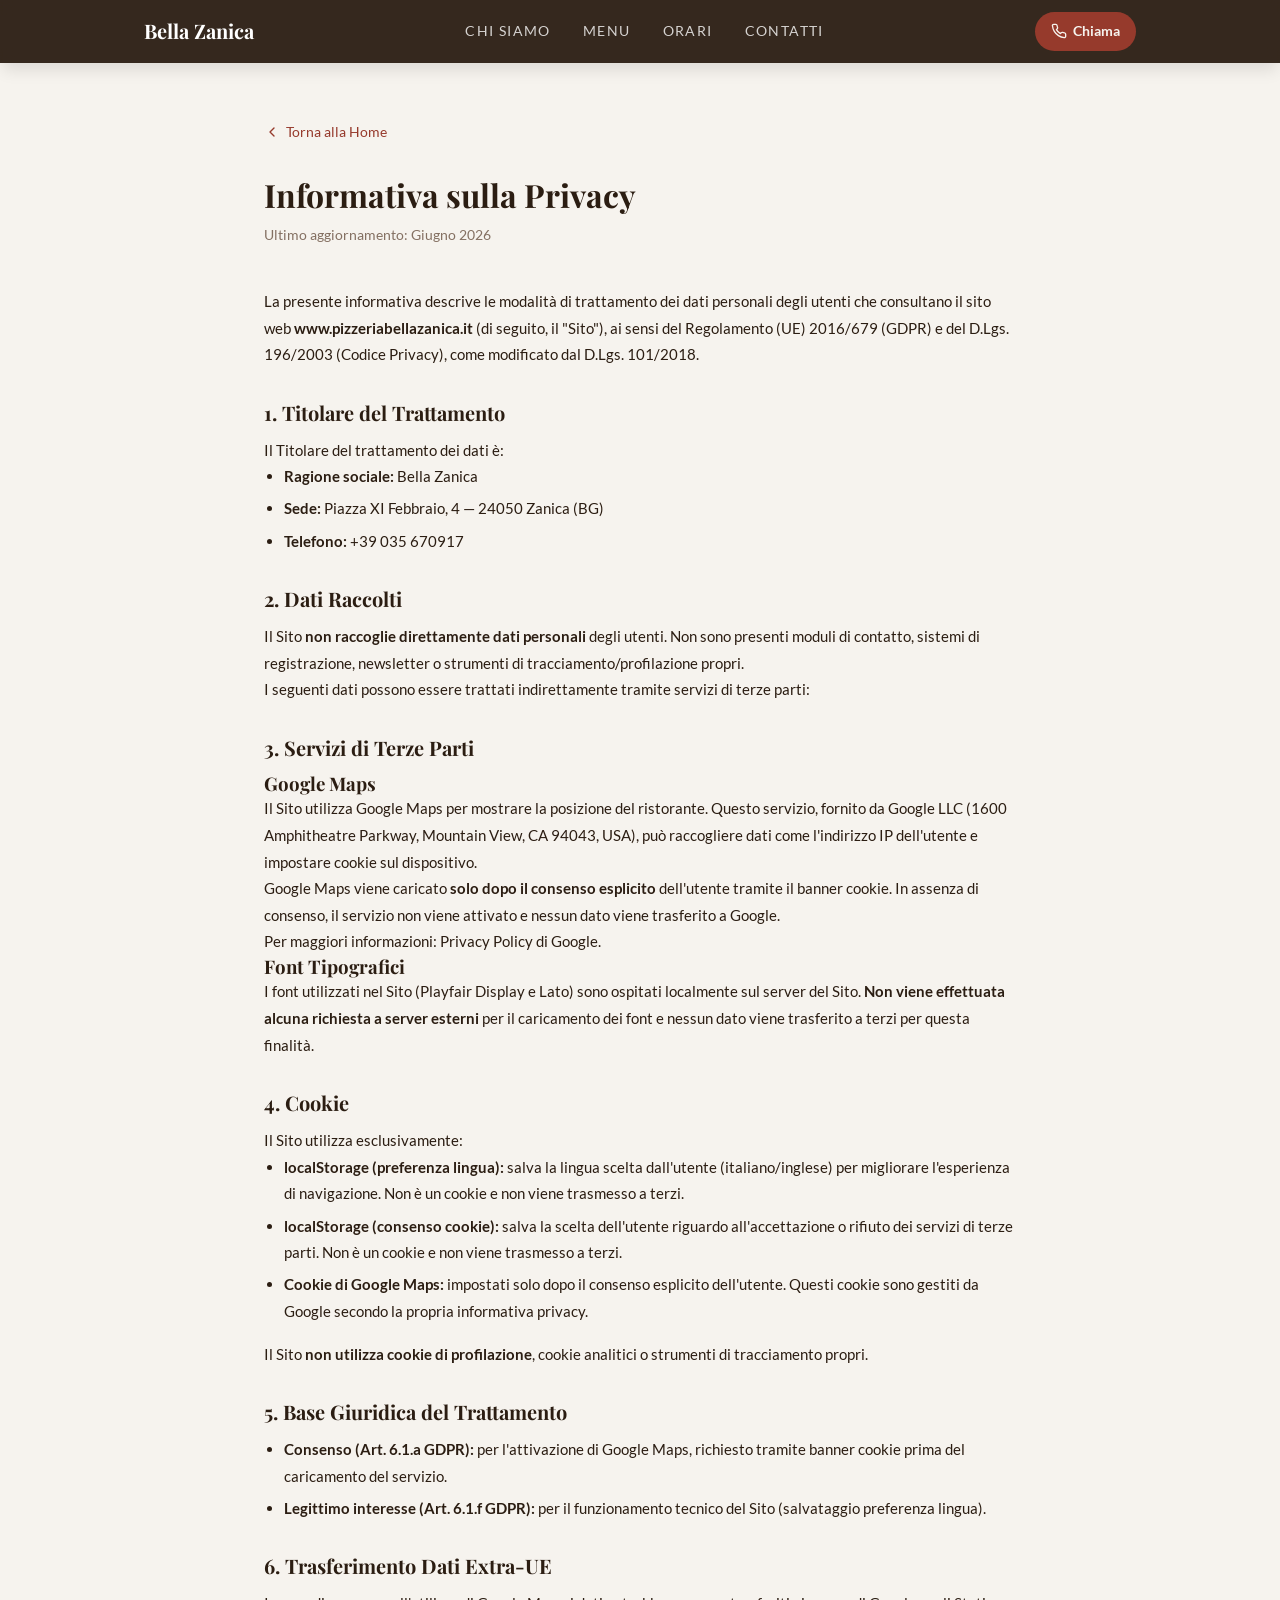
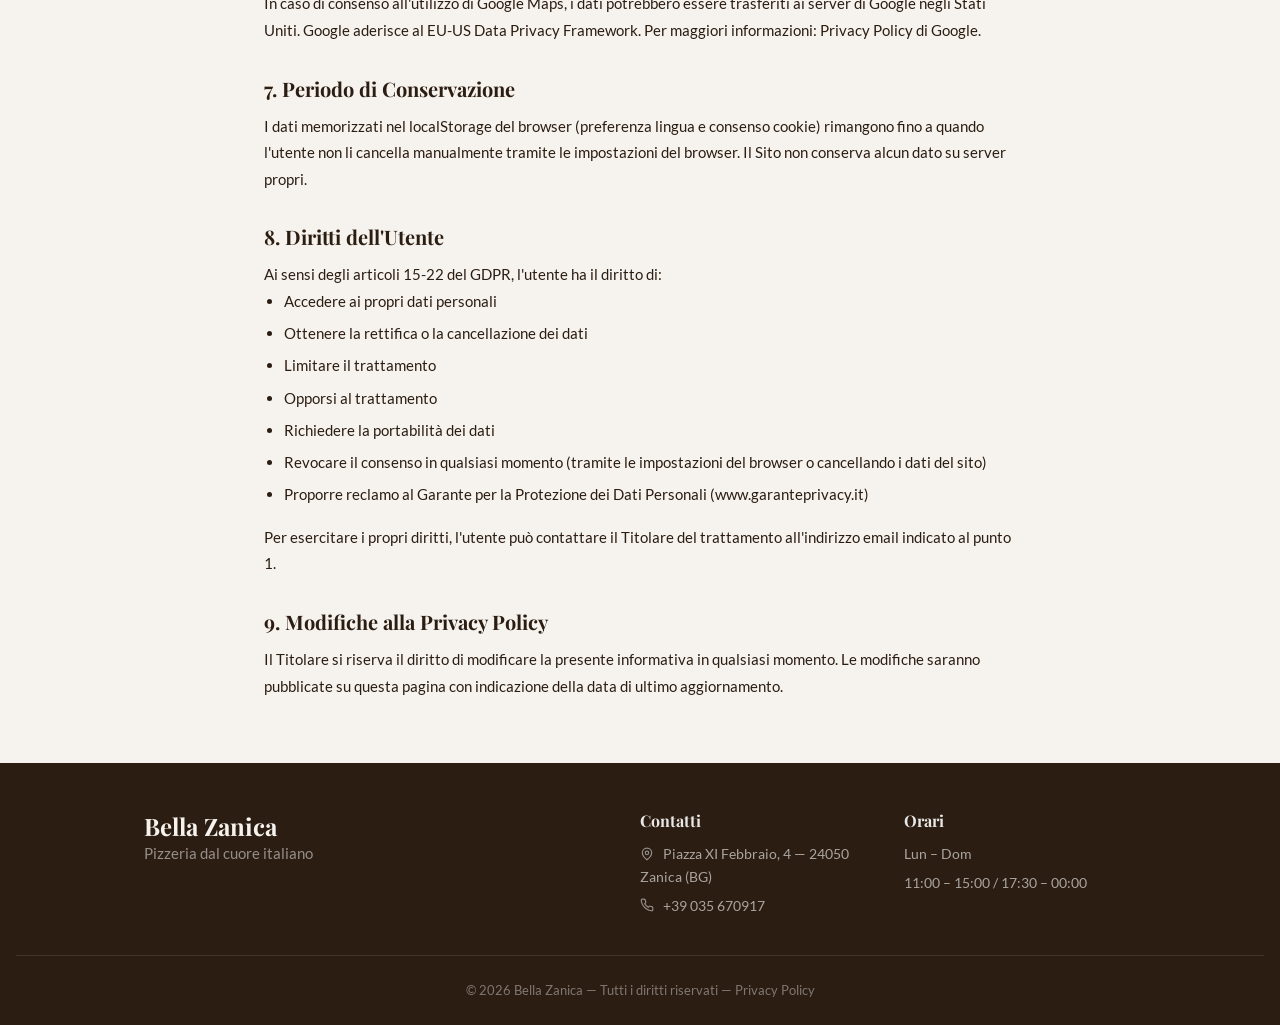
<file: privacy.html>
<!DOCTYPE html>
<html lang="it">
<head>
  <meta charset="UTF-8" />
  <meta name="viewport" content="width=device-width, initial-scale=1.0" />
  <title>Privacy Policy — Bella Zanica</title>
  <meta name="description" content="Informativa sulla privacy di Bella Zanica, pizzeria a Zanica (BG).">
  <meta name="robots" content="noindex, nofollow" />
  <meta name="theme-color" content="#b91c1c" />
  <link rel="icon" type="image/svg+xml" href="/favicon.svg" />
  <link rel="stylesheet" href="fonts.css">
  <link rel="stylesheet" href="styles.css">
  <style>
    .privacy-page {
      max-width: 800px;
      margin: 0 auto;
      padding: 120px 1.5rem 4rem;
    }
    .privacy-page h1 {
      font-size: 2rem;
      margin-bottom: 0.5rem;
    }
    .privacy-page .last-update {
      color: var(--muted-foreground);
      font-size: 0.875rem;
      margin-bottom: 2.5rem;
    }
    .privacy-page h2 {
      font-size: 1.25rem;
      margin-top: 2rem;
      margin-bottom: 0.75rem;
    }
    .privacy-page p,
    .privacy-page li {
      font-size: 0.95rem;
      line-height: 1.75;
      color: var(--foreground);
    }
    .privacy-page ul {
      padding-left: 1.25rem;
      margin-bottom: 1rem;
    }
    .privacy-page li {
      margin-bottom: 0.35rem;
    }
    .privacy-page .placeholder {
      background: hsl(45, 80%, 85%);
      padding: 0.1rem 0.4rem;
      border-radius: 3px;
      font-weight: 700;
    }
    .privacy-back {
      display: inline-flex;
      align-items: center;
      gap: 0.4rem;
      margin-bottom: 2rem;
      font-size: 0.9rem;
      color: var(--primary);
    }
    .privacy-back:hover {
      text-decoration: underline;
    }
  </style>
</head>
<body>
  <!-- Navbar -->
  <nav id="navbar" class="scrolled">
    <div class="nav-container">
      <a href="/" class="nav-brand">Bella Zanica</a>
      <div class="nav-links">
        <a href="/#chi-siamo">Chi Siamo</a>
        <a href="/#menu">Menu</a>
        <a href="/#orari">Orari</a>
        <a href="/#contatti">Contatti</a>
      </div>
      <a href="tel:+39035670917" class="nav-cta">
        <svg xmlns="http://www.w3.org/2000/svg" width="16" height="16" viewBox="0 0 24 24" fill="none" stroke="currentColor" stroke-width="2" stroke-linecap="round" stroke-linejoin="round" aria-hidden="true"><path d="M22 16.92v3a2 2 0 0 1-2.18 2 19.79 19.79 0 0 1-8.63-3.07 19.5 19.5 0 0 1-6-6 19.79 19.79 0 0 1-3.07-8.67A2 2 0 0 1 4.11 2h3a2 2 0 0 1 2 1.72 12.84 12.84 0 0 0 .7 2.81 2 2 0 0 1-.45 2.11L8.09 9.91a16 16 0 0 0 6 6l1.27-1.27a2 2 0 0 1 2.11-.45 12.84 12.84 0 0 0 2.81.7A2 2 0 0 1 22 16.92z"/></svg>
        <span>Chiama</span>
      </a>
      <button class="nav-hamburger" id="nav-hamburger" aria-label="Menu">
        <svg xmlns="http://www.w3.org/2000/svg" width="24" height="24" viewBox="0 0 24 24" fill="none" stroke="currentColor" stroke-width="2" stroke-linecap="round" stroke-linejoin="round" id="hamburger-icon" aria-hidden="true"><line x1="4" x2="20" y1="12" y2="12"/><line x1="4" x2="20" y1="6" y2="6"/><line x1="4" x2="20" y1="18" y2="18"/></svg>
      </button>
    </div>
  </nav>

  <main class="privacy-page">
    <a href="/" class="privacy-back">
      <svg xmlns="http://www.w3.org/2000/svg" width="16" height="16" viewBox="0 0 24 24" fill="none" stroke="currentColor" stroke-width="2" stroke-linecap="round" stroke-linejoin="round"><path d="m15 18-6-6 6-6"/></svg>
      Torna alla Home
    </a>

    <h1>Informativa sulla Privacy</h1>
    <p class="last-update">Ultimo aggiornamento: Giugno 2026</p>

    <p>La presente informativa descrive le modalit&agrave; di trattamento dei dati personali degli utenti che consultano il sito web <strong>www.pizzeriabellazanica.it</strong> (di seguito, il "Sito"), ai sensi del Regolamento (UE) 2016/679 (GDPR) e del D.Lgs. 196/2003 (Codice Privacy), come modificato dal D.Lgs. 101/2018.</p>

    <h2>1. Titolare del Trattamento</h2>
    <p>Il Titolare del trattamento dei dati &egrave;:</p>
    <ul>
      <li><strong>Ragione sociale:</strong> Bella Zanica</li>
      <li><strong>Sede:</strong> Piazza XI Febbraio, 4 &mdash; 24050 Zanica (BG)</li>
      <li><strong>Telefono:</strong> +39 035 670917</li>
    </ul>

    <h2>2. Dati Raccolti</h2>
    <p>Il Sito <strong>non raccoglie direttamente dati personali</strong> degli utenti. Non sono presenti moduli di contatto, sistemi di registrazione, newsletter o strumenti di tracciamento/profilazione propri.</p>
    <p>I seguenti dati possono essere trattati indirettamente tramite servizi di terze parti:</p>

    <h2>3. Servizi di Terze Parti</h2>

    <h3>Google Maps</h3>
    <p>Il Sito utilizza Google Maps per mostrare la posizione del ristorante. Questo servizio, fornito da Google LLC (1600 Amphitheatre Parkway, Mountain View, CA 94043, USA), pu&ograve; raccogliere dati come l'indirizzo IP dell'utente e impostare cookie sul dispositivo.</p>
    <p>Google Maps viene caricato <strong>solo dopo il consenso esplicito</strong> dell'utente tramite il banner cookie. In assenza di consenso, il servizio non viene attivato e nessun dato viene trasferito a Google.</p>
    <p>Per maggiori informazioni: <a href="https://policies.google.com/privacy" target="_blank" rel="noopener noreferrer">Privacy Policy di Google</a>.</p>

    <h3>Font Tipografici</h3>
    <p>I font utilizzati nel Sito (Playfair Display e Lato) sono ospitati localmente sul server del Sito. <strong>Non viene effettuata alcuna richiesta a server esterni</strong> per il caricamento dei font e nessun dato viene trasferito a terzi per questa finalit&agrave;.</p>

    <h2>4. Cookie</h2>
    <p>Il Sito utilizza esclusivamente:</p>
    <ul>
      <li><strong>localStorage (preferenza lingua):</strong> salva la lingua scelta dall'utente (italiano/inglese) per migliorare l'esperienza di navigazione. Non &egrave; un cookie e non viene trasmesso a terzi.</li>
      <li><strong>localStorage (consenso cookie):</strong> salva la scelta dell'utente riguardo all'accettazione o rifiuto dei servizi di terze parti. Non &egrave; un cookie e non viene trasmesso a terzi.</li>
      <li><strong>Cookie di Google Maps:</strong> impostati solo dopo il consenso esplicito dell'utente. Questi cookie sono gestiti da Google secondo la propria informativa privacy.</li>
    </ul>
    <p>Il Sito <strong>non utilizza cookie di profilazione</strong>, cookie analitici o strumenti di tracciamento propri.</p>

    <h2>5. Base Giuridica del Trattamento</h2>
    <ul>
      <li><strong>Consenso (Art. 6.1.a GDPR):</strong> per l'attivazione di Google Maps, richiesto tramite banner cookie prima del caricamento del servizio.</li>
      <li><strong>Legittimo interesse (Art. 6.1.f GDPR):</strong> per il funzionamento tecnico del Sito (salvataggio preferenza lingua).</li>
    </ul>

    <h2>6. Trasferimento Dati Extra-UE</h2>
    <p>In caso di consenso all'utilizzo di Google Maps, i dati potrebbero essere trasferiti ai server di Google negli Stati Uniti. Google aderisce al EU-US Data Privacy Framework. Per maggiori informazioni: <a href="https://policies.google.com/privacy" target="_blank" rel="noopener noreferrer">Privacy Policy di Google</a>.</p>

    <h2>7. Periodo di Conservazione</h2>
    <p>I dati memorizzati nel localStorage del browser (preferenza lingua e consenso cookie) rimangono fino a quando l'utente non li cancella manualmente tramite le impostazioni del browser. Il Sito non conserva alcun dato su server propri.</p>

    <h2>8. Diritti dell'Utente</h2>
    <p>Ai sensi degli articoli 15-22 del GDPR, l'utente ha il diritto di:</p>
    <ul>
      <li>Accedere ai propri dati personali</li>
      <li>Ottenere la rettifica o la cancellazione dei dati</li>
      <li>Limitare il trattamento</li>
      <li>Opporsi al trattamento</li>
      <li>Richiedere la portabilit&agrave; dei dati</li>
      <li>Revocare il consenso in qualsiasi momento (tramite le impostazioni del browser o cancellando i dati del sito)</li>
      <li>Proporre reclamo al Garante per la Protezione dei Dati Personali (<a href="https://www.garanteprivacy.it" target="_blank" rel="noopener noreferrer">www.garanteprivacy.it</a>)</li>
    </ul>
    <p>Per esercitare i propri diritti, l'utente pu&ograve; contattare il Titolare del trattamento all'indirizzo email indicato al punto 1.</p>

    <h2>9. Modifiche alla Privacy Policy</h2>
    <p>Il Titolare si riserva il diritto di modificare la presente informativa in qualsiasi momento. Le modifiche saranno pubblicate su questa pagina con indicazione della data di ultimo aggiornamento.</p>
  </main>

  <!-- Footer -->
  <footer>
    <div class="container footer-grid">
      <div class="footer-brand">
        <h3>Bella Zanica</h3>
        <p class="footer-desc">Pizzeria dal cuore italiano</p>
      </div>
      <div class="footer-col">
        <h4>Contatti</h4>
        <p>
          <svg xmlns="http://www.w3.org/2000/svg" width="14" height="14" viewBox="0 0 24 24" fill="none" stroke="currentColor" stroke-width="2" stroke-linecap="round" stroke-linejoin="round" class="inline-icon" aria-hidden="true"><path d="M20 10c0 6-8 12-8 12s-8-6-8-12a8 8 0 0 1 16 0Z"/><circle cx="12" cy="10" r="3"/></svg>
          Piazza XI Febbraio, 4 &mdash; 24050 Zanica (BG)
        </p>
        <p>
          <svg xmlns="http://www.w3.org/2000/svg" width="14" height="14" viewBox="0 0 24 24" fill="none" stroke="currentColor" stroke-width="2" stroke-linecap="round" stroke-linejoin="round" class="inline-icon" aria-hidden="true"><path d="M22 16.92v3a2 2 0 0 1-2.18 2 19.79 19.79 0 0 1-8.63-3.07 19.5 19.5 0 0 1-6-6 19.79 19.79 0 0 1-3.07-8.67A2 2 0 0 1 4.11 2h3a2 2 0 0 1 2 1.72 12.84 12.84 0 0 0 .7 2.81 2 2 0 0 1-.45 2.11L8.09 9.91a16 16 0 0 0 6 6l1.27-1.27a2 2 0 0 1 2.11-.45 12.84 12.84 0 0 0 2.81.7A2 2 0 0 1 22 16.92z"/></svg>
          <a href="tel:+39035670917">+39 035 670917</a>
        </p>
      </div>
      <div class="footer-col">
        <h4>Orari</h4>
        <p>Lun &ndash; Dom</p>
        <p>11:00 &ndash; 15:00 / 17:30 &ndash; 00:00</p>
      </div>
    </div>
    <div class="footer-bottom">
      <p>&copy; <span id="year"></span> Bella Zanica &mdash; Tutti i diritti riservati &mdash; <a href="/privacy.html">Privacy Policy</a></p>
    </div>
  </footer>

  <script>document.getElementById('year').textContent = new Date().getFullYear();</script>
</body>
</html>
</file>
<file: fonts.css>
/* ===== Self-hosted Google Fonts (GDPR compliant) ===== */

/* Lato 300 */
@font-face {
  font-family: 'Lato';
  font-style: normal;
  font-weight: 300;
  font-display: swap;
  src: url(fonts/lato-300-latin.woff2) format('woff2');
  unicode-range: U+0000-00FF, U+0131, U+0152-0153, U+02BB-02BC, U+02C6, U+02DA, U+02DC, U+0304, U+0308, U+0329, U+2000-206F, U+20AC, U+2122, U+2191, U+2193, U+2212, U+2215, U+FEFF, U+FFFD;
}
@font-face {
  font-family: 'Lato';
  font-style: normal;
  font-weight: 300;
  font-display: swap;
  src: url(fonts/lato-300-latin-ext.woff2) format('woff2');
  unicode-range: U+0100-02BA, U+02BD-02C5, U+02C7-02CC, U+02CE-02D7, U+02DD-02FF, U+0304, U+0308, U+0329, U+1D00-1DBF, U+1E00-1E9F, U+1EF2-1EFF, U+2020, U+20A0-20AB, U+20AD-20C0, U+2113, U+2C60-2C7F, U+A720-A7FF;
}

/* Lato 400 */
@font-face {
  font-family: 'Lato';
  font-style: normal;
  font-weight: 400;
  font-display: swap;
  src: url(fonts/lato-400-latin.woff2) format('woff2');
  unicode-range: U+0000-00FF, U+0131, U+0152-0153, U+02BB-02BC, U+02C6, U+02DA, U+02DC, U+0304, U+0308, U+0329, U+2000-206F, U+20AC, U+2122, U+2191, U+2193, U+2212, U+2215, U+FEFF, U+FFFD;
}
@font-face {
  font-family: 'Lato';
  font-style: normal;
  font-weight: 400;
  font-display: swap;
  src: url(fonts/lato-400-latin-ext.woff2) format('woff2');
  unicode-range: U+0100-02BA, U+02BD-02C5, U+02C7-02CC, U+02CE-02D7, U+02DD-02FF, U+0304, U+0308, U+0329, U+1D00-1DBF, U+1E00-1E9F, U+1EF2-1EFF, U+2020, U+20A0-20AB, U+20AD-20C0, U+2113, U+2C60-2C7F, U+A720-A7FF;
}

/* Lato 700 */
@font-face {
  font-family: 'Lato';
  font-style: normal;
  font-weight: 700;
  font-display: swap;
  src: url(fonts/lato-700-latin.woff2) format('woff2');
  unicode-range: U+0000-00FF, U+0131, U+0152-0153, U+02BB-02BC, U+02C6, U+02DA, U+02DC, U+0304, U+0308, U+0329, U+2000-206F, U+20AC, U+2122, U+2191, U+2193, U+2212, U+2215, U+FEFF, U+FFFD;
}
@font-face {
  font-family: 'Lato';
  font-style: normal;
  font-weight: 700;
  font-display: swap;
  src: url(fonts/lato-700-latin-ext.woff2) format('woff2');
  unicode-range: U+0100-02BA, U+02BD-02C5, U+02C7-02CC, U+02CE-02D7, U+02DD-02FF, U+0304, U+0308, U+0329, U+1D00-1DBF, U+1E00-1E9F, U+1EF2-1EFF, U+2020, U+20A0-20AB, U+20AD-20C0, U+2113, U+2C60-2C7F, U+A720-A7FF;
}

/* Playfair Display 400 */
@font-face {
  font-family: 'Playfair Display';
  font-style: normal;
  font-weight: 400;
  font-display: swap;
  src: url(fonts/playfair-400-latin.woff2) format('woff2');
  unicode-range: U+0000-00FF, U+0131, U+0152-0153, U+02BB-02BC, U+02C6, U+02DA, U+02DC, U+0304, U+0308, U+0329, U+2000-206F, U+20AC, U+2122, U+2191, U+2193, U+2212, U+2215, U+FEFF, U+FFFD;
}
@font-face {
  font-family: 'Playfair Display';
  font-style: normal;
  font-weight: 400;
  font-display: swap;
  src: url(fonts/playfair-400-latin-ext.woff2) format('woff2');
  unicode-range: U+0100-02BA, U+02BD-02C5, U+02C7-02CC, U+02CE-02D7, U+02DD-02FF, U+0304, U+0308, U+0329, U+1D00-1DBF, U+1E00-1E9F, U+1EF2-1EFF, U+2020, U+20A0-20AB, U+20AD-20C0, U+2113, U+2C60-2C7F, U+A720-A7FF;
}

/* Playfair Display 600 */
@font-face {
  font-family: 'Playfair Display';
  font-style: normal;
  font-weight: 600;
  font-display: swap;
  src: url(fonts/playfair-600-latin.woff2) format('woff2');
  unicode-range: U+0000-00FF, U+0131, U+0152-0153, U+02BB-02BC, U+02C6, U+02DA, U+02DC, U+0304, U+0308, U+0329, U+2000-206F, U+20AC, U+2122, U+2191, U+2193, U+2212, U+2215, U+FEFF, U+FFFD;
}
@font-face {
  font-family: 'Playfair Display';
  font-style: normal;
  font-weight: 600;
  font-display: swap;
  src: url(fonts/playfair-600-latin-ext.woff2) format('woff2');
  unicode-range: U+0100-02BA, U+02BD-02C5, U+02C7-02CC, U+02CE-02D7, U+02DD-02FF, U+0304, U+0308, U+0329, U+1D00-1DBF, U+1E00-1E9F, U+1EF2-1EFF, U+2020, U+20A0-20AB, U+20AD-20C0, U+2113, U+2C60-2C7F, U+A720-A7FF;
}

/* Playfair Display 700 */
@font-face {
  font-family: 'Playfair Display';
  font-style: normal;
  font-weight: 700;
  font-display: swap;
  src: url(fonts/playfair-700-latin.woff2) format('woff2');
  unicode-range: U+0000-00FF, U+0131, U+0152-0153, U+02BB-02BC, U+02C6, U+02DA, U+02DC, U+0304, U+0308, U+0329, U+2000-206F, U+20AC, U+2122, U+2191, U+2193, U+2212, U+2215, U+FEFF, U+FFFD;
}
@font-face {
  font-family: 'Playfair Display';
  font-style: normal;
  font-weight: 700;
  font-display: swap;
  src: url(fonts/playfair-700-latin-ext.woff2) format('woff2');
  unicode-range: U+0100-02BA, U+02BD-02C5, U+02C7-02CC, U+02CE-02D7, U+02DD-02FF, U+0304, U+0308, U+0329, U+1D00-1DBF, U+1E00-1E9F, U+1EF2-1EFF, U+2020, U+20A0-20AB, U+20AD-20C0, U+2113, U+2C60-2C7F, U+A720-A7FF;
}

/* Playfair Display 800 */
@font-face {
  font-family: 'Playfair Display';
  font-style: normal;
  font-weight: 800;
  font-display: swap;
  src: url(fonts/playfair-800-latin.woff2) format('woff2');
  unicode-range: U+0000-00FF, U+0131, U+0152-0153, U+02BB-02BC, U+02C6, U+02DA, U+02DC, U+0304, U+0308, U+0329, U+2000-206F, U+20AC, U+2122, U+2191, U+2193, U+2212, U+2215, U+FEFF, U+FFFD;
}
@font-face {
  font-family: 'Playfair Display';
  font-style: normal;
  font-weight: 800;
  font-display: swap;
  src: url(fonts/playfair-800-latin-ext.woff2) format('woff2');
  unicode-range: U+0100-02BA, U+02BD-02C5, U+02C7-02CC, U+02CE-02D7, U+02DD-02FF, U+0304, U+0308, U+0329, U+1D00-1DBF, U+1E00-1E9F, U+1EF2-1EFF, U+2020, U+20A0-20AB, U+20AD-20C0, U+2113, U+2C60-2C7F, U+A720-A7FF;
}

/* Playfair Display Italic 400 */
@font-face {
  font-family: 'Playfair Display';
  font-style: italic;
  font-weight: 400;
  font-display: swap;
  src: url(fonts/playfair-italic-400-latin.woff2) format('woff2');
  unicode-range: U+0000-00FF, U+0131, U+0152-0153, U+02BB-02BC, U+02C6, U+02DA, U+02DC, U+0304, U+0308, U+0329, U+2000-206F, U+20AC, U+2122, U+2191, U+2193, U+2212, U+2215, U+FEFF, U+FFFD;
}
@font-face {
  font-family: 'Playfair Display';
  font-style: italic;
  font-weight: 400;
  font-display: swap;
  src: url(fonts/playfair-italic-400-latin-ext.woff2) format('woff2');
  unicode-range: U+0100-02BA, U+02BD-02C5, U+02C7-02CC, U+02CE-02D7, U+02DD-02FF, U+0304, U+0308, U+0329, U+1D00-1DBF, U+1E00-1E9F, U+1EF2-1EFF, U+2020, U+20A0-20AB, U+20AD-20C0, U+2113, U+2C60-2C7F, U+A720-A7FF;
}

/* Playfair Display Italic 600 */
@font-face {
  font-family: 'Playfair Display';
  font-style: italic;
  font-weight: 600;
  font-display: swap;
  src: url(fonts/playfair-italic-600-latin.woff2) format('woff2');
  unicode-range: U+0000-00FF, U+0131, U+0152-0153, U+02BB-02BC, U+02C6, U+02DA, U+02DC, U+0304, U+0308, U+0329, U+2000-206F, U+20AC, U+2122, U+2191, U+2193, U+2212, U+2215, U+FEFF, U+FFFD;
}
@font-face {
  font-family: 'Playfair Display';
  font-style: italic;
  font-weight: 600;
  font-display: swap;
  src: url(fonts/playfair-italic-600-latin-ext.woff2) format('woff2');
  unicode-range: U+0100-02BA, U+02BD-02C5, U+02C7-02CC, U+02CE-02D7, U+02DD-02FF, U+0304, U+0308, U+0329, U+1D00-1DBF, U+1E00-1E9F, U+1EF2-1EFF, U+2020, U+20A0-20AB, U+20AD-20C0, U+2113, U+2C60-2C7F, U+A720-A7FF;
}
</file>
<file: styles.css>
/* ===== CSS Variables ===== */
:root {
  --background: hsl(35, 30%, 95%);
  --foreground: hsl(25, 40%, 12%);
  --card: hsl(35, 25%, 92%);
  --card-foreground: hsl(25, 40%, 12%);
  --primary: hsl(8, 55%, 38%);
  --primary-foreground: hsl(35, 30%, 95%);
  --secondary: hsl(35, 35%, 82%);
  --secondary-foreground: hsl(25, 40%, 12%);
  --muted: hsl(35, 20%, 88%);
  --muted-foreground: hsl(25, 15%, 45%);
  --accent: hsl(38, 60%, 55%);
  --accent-foreground: hsl(25, 40%, 12%);
  --border: hsl(30, 20%, 80%);
  --radius: 0.5rem;
}

/* ===== Reset & Base ===== */
*, *::before, *::after {
  box-sizing: border-box;
  margin: 0;
  padding: 0;
}

html {
  scroll-behavior: smooth;
}

body {
  font-family: 'Lato', sans-serif;
  font-weight: 400;
  line-height: 1.625;
  color: var(--foreground);
  background-color: var(--background);
  -webkit-font-smoothing: antialiased;
}

h1, h2, h3, h4, h5, h6 {
  font-family: 'Playfair Display', serif;
  line-height: 1.25;
}

a {
  color: inherit;
  text-decoration: none;
}

img {
  max-width: 100%;
  display: block;
}

/* ===== Container ===== */
.container {
  max-width: 64rem;
  margin: 0 auto;
  padding: 0 1rem;
}

/* ===== Section ===== */
.section {
  padding: 5rem 1rem;
  text-align: center;
}

.section-muted {
  background-color: hsl(35, 20%, 88%, 0.5);
}

.section-text {
  max-width: 42rem;
  margin: 0 auto 3rem;
  color: var(--muted-foreground);
  font-size: 1.125rem;
}

/* ===== Eyebrow ===== */
.eyebrow {
  display: inline-block;
  text-transform: uppercase;
  letter-spacing: 0.2em;
  font-size: 0.875rem;
  font-weight: 700;
  color: var(--primary);
  margin-bottom: 0.5rem;
}

.section h2 {
  font-size: 2.25rem;
  font-weight: 700;
  margin-bottom: 1.5rem;
}

@media (min-width: 768px) {
  .section h2 {
    font-size: 3rem;
  }
}

/* ===== Buttons ===== */
.btn {
  display: inline-flex;
  align-items: center;
  justify-content: center;
  gap: 0.5rem;
  font-family: 'Lato', sans-serif;
  font-weight: 700;
  font-size: 0.875rem;
  border: none;
  cursor: pointer;
  border-radius: 9999px;
  padding: 0.625rem 1.5rem;
  transition: all 0.2s ease;
  text-decoration: none;
}

.btn-primary {
  background-color: var(--primary);
  color: var(--primary-foreground);
}

.btn-primary:hover {
  background-color: hsl(8, 55%, 32%);
}

.btn-outline {
  background-color: rgba(255, 255, 255, 0.1);
  color: #fff;
  border: 1px solid rgba(255, 255, 255, 0.4);
}

.btn-outline:hover {
  background-color: rgba(255, 255, 255, 0.2);
}

.btn-lg {
  padding: 0.875rem 2rem;
  font-size: 1rem;
}

/* ===== Navbar ===== */
#navbar {
  position: fixed;
  top: 0;
  left: 0;
  right: 0;
  z-index: 100;
  transition: background-color 0.3s ease, box-shadow 0.3s ease;
  padding: 1rem 0;
}

#navbar.scrolled {
  background-color: hsl(25, 40%, 12%, 0.95);
  backdrop-filter: blur(8px);
  -webkit-backdrop-filter: blur(8px);
  box-shadow: 0 10px 15px -3px rgba(0, 0, 0, 0.1);
  padding: 0.75rem 0;
}

.nav-container {
  max-width: 64rem;
  margin: 0 auto;
  padding: 0 1rem;
  display: flex;
  align-items: center;
  justify-content: space-between;
}

.nav-brand {
  font-family: 'Playfair Display', serif;
  font-size: 1.25rem;
  font-weight: 700;
  color: #fff;
}

.nav-links {
  display: none;
  align-items: center;
  gap: 2rem;
}

.nav-links a {
  color: rgba(255, 255, 255, 0.8);
  font-size: 0.875rem;
  font-weight: 400;
  text-transform: uppercase;
  letter-spacing: 0.1em;
  transition: color 0.2s;
}

.nav-links a:hover {
  color: #fff;
}

.nav-cta {
  display: none;
  align-items: center;
  gap: 0.375rem;
  background-color: var(--primary);
  color: var(--primary-foreground);
  padding: 0.5rem 1rem;
  border-radius: 9999px;
  font-size: 0.875rem;
  font-weight: 700;
  transition: background-color 0.2s;
}

.nav-cta:hover {
  background-color: hsl(8, 55%, 32%);
}

.nav-hamburger {
  display: flex;
  align-items: center;
  justify-content: center;
  background: none;
  border: none;
  color: #fff;
  cursor: pointer;
  padding: 0.25rem;
}

@media (min-width: 768px) {
  .nav-links {
    display: flex;
  }
  .nav-cta {
    display: inline-flex;
  }
  .nav-hamburger {
    display: none;
  }
}

/* Mobile Menu */
.mobile-menu {
  display: none;
  flex-direction: column;
  align-items: center;
  gap: 1.5rem;
  padding: 2rem 1rem;
  background-color: hsl(25, 40%, 12%, 0.95);
  backdrop-filter: blur(8px);
  -webkit-backdrop-filter: blur(8px);
}

.mobile-menu.open {
  display: flex;
}

.mobile-menu a {
  color: rgba(255, 255, 255, 0.8);
  font-size: 1rem;
  text-transform: uppercase;
  letter-spacing: 0.1em;
  transition: color 0.2s;
}

.mobile-menu a:hover {
  color: #fff;
}

.mobile-cta {
  display: inline-flex;
  align-items: center;
  gap: 0.375rem;
  background-color: var(--primary);
  color: var(--primary-foreground) !important;
  padding: 0.625rem 1.5rem;
  border-radius: 9999px;
  font-weight: 700;
}

/* ===== Hero ===== */
#hero {
  position: relative;
  min-height: 100vh;
  display: flex;
  align-items: center;
  justify-content: center;
  background-size: cover;
  background-position: center;
  background-repeat: no-repeat;
}

.hero-overlay {
  position: absolute;
  inset: 0;
  background: linear-gradient(
    to bottom,
    rgba(0, 0, 0, 0.7) 0%,
    rgba(0, 0, 0, 0.5) 50%,
    rgba(0, 0, 0, 0.8) 100%
  );
}

.hero-content {
  position: relative;
  z-index: 1;
  text-align: center;
  padding: 2rem 1rem;
  max-width: 48rem;
}

.hero-eyebrow {
  display: inline-block;
  text-transform: uppercase;
  letter-spacing: 0.3em;
  font-size: 0.875rem;
  font-weight: 700;
  color: #fcd34d; /* amber-300 */
  margin-bottom: 1rem;
}

.hero-title {
  font-size: 4.5rem;
  font-weight: 800;
  color: #fff;
  margin-bottom: 0.5rem;
  line-height: 1;
}

@media (min-width: 768px) {
  .hero-title {
    font-size: 6rem;
  }
}

@media (min-width: 1024px) {
  .hero-title {
    font-size: 7rem;
  }
}

.hero-subtitle {
  font-family: 'Playfair Display', serif;
  font-size: 1.5rem;
  color: #fde68a; /* amber-200 */
  margin-bottom: 0.75rem;
}

@media (min-width: 768px) {
  .hero-subtitle {
    font-size: 1.875rem;
  }
}

.hero-location {
  color: rgba(255, 255, 255, 0.6);
  font-size: 1rem;
  margin-bottom: 1.5rem;
}

@media (min-width: 768px) {
  .hero-location {
    font-size: 1.125rem;
  }
}

.hero-rating {
  display: flex;
  align-items: center;
  justify-content: center;
  gap: 0.5rem;
  margin-bottom: 2rem;
  color: rgba(255, 255, 255, 0.8);
  font-size: 0.875rem;
}

.stars {
  display: flex;
  gap: 0.125rem;
}

.star-icon {
  width: 1.25rem;
  height: 1.25rem;
}

.star-icon.filled {
  fill: #fbbf24;
  stroke: none;
}

.star-icon.half polygon {
  stroke: none;
}

.hero-buttons {
  display: flex;
  align-items: center;
  justify-content: center;
  gap: 1rem;
  margin-bottom: 3rem;
  flex-wrap: wrap;
}

.hero-scroll-down {
  display: inline-flex;
  color: rgba(255, 255, 255, 0.6);
  animation: bounce 1s infinite;
  transition: color 0.2s;
}

.hero-scroll-down:hover {
  color: #fff;
}

@keyframes bounce {
  0%, 100% {
    transform: translateY(-25%);
    animation-timing-function: cubic-bezier(0.8, 0, 1, 1);
  }
  50% {
    transform: translateY(0);
    animation-timing-function: cubic-bezier(0, 0, 0.2, 1);
  }
}

/* ===== Features Grid (Chi Siamo) ===== */
.features-grid {
  display: grid;
  grid-template-columns: 1fr;
  gap: 1.5rem;
  margin-top: 2rem;
}

@media (min-width: 768px) {
  .features-grid {
    grid-template-columns: repeat(3, 1fr);
  }
}

.feature-card {
  background-color: var(--card);
  border: 1px solid var(--border);
  border-radius: 1rem;
  padding: 2rem 1.5rem;
  transition: transform 0.3s ease, box-shadow 0.3s ease;
}

.feature-card:hover {
  transform: translateY(-4px);
  box-shadow: 0 20px 25px -5px rgba(0, 0, 0, 0.1);
}

.feature-icon {
  display: inline-flex;
  align-items: center;
  justify-content: center;
  width: 3.5rem;
  height: 3.5rem;
  border-radius: 0.75rem;
  background-color: hsl(8, 55%, 38%, 0.1);
  color: var(--primary);
  margin-bottom: 1rem;
}

.feature-card h3 {
  font-size: 1.25rem;
  font-weight: 700;
  margin-bottom: 0.5rem;
}

.feature-card p {
  color: var(--muted-foreground);
  font-size: 0.9375rem;
}

/* ===== Menu Tabs ===== */
.tabs {
  margin-top: 2rem;
}

.tab-list {
  display: inline-flex;
  background-color: var(--card);
  border: 1px solid var(--border);
  border-radius: 0.75rem;
  padding: 0.25rem;
  margin-bottom: 2rem;
}

.tab-btn {
  font-family: 'Lato', sans-serif;
  font-size: 0.875rem;
  font-weight: 700;
  padding: 0.5rem 1.5rem;
  border: none;
  background: none;
  border-radius: 0.5rem;
  cursor: pointer;
  color: var(--muted-foreground);
  transition: all 0.2s ease;
}

.tab-btn.active {
  background-color: var(--primary);
  color: var(--primary-foreground);
}

.tab-btn:not(.active):hover {
  color: var(--foreground);
}

.tab-content {
  display: none;
}

.tab-content.active {
  display: block;
}

.menu-grid {
  display: grid;
  grid-template-columns: 1fr;
  gap: 1rem;
}

@media (min-width: 640px) {
  .menu-grid {
    grid-template-columns: repeat(2, 1fr);
  }
}

.menu-item {
  background-color: var(--card);
  border: 1px solid var(--border);
  border-radius: 0.75rem;
  padding: 1.25rem 1.5rem;
  text-align: left;
  transition: transform 0.2s ease, box-shadow 0.2s ease;
}

.menu-item:hover {
  transform: translateY(-2px);
  box-shadow: 0 4px 6px -1px rgba(0, 0, 0, 0.1);
}

.menu-item-header {
  display: flex;
  align-items: center;
  justify-content: space-between;
  margin-bottom: 0.25rem;
}

.menu-item h4 {
  font-size: 1.0625rem;
  font-weight: 700;
}

.menu-price {
  font-family: 'Playfair Display', serif;
  font-size: 1.125rem;
  font-weight: 700;
  color: var(--primary);
  white-space: nowrap;
}

.menu-item p {
  color: var(--muted-foreground);
  font-size: 0.875rem;
}

.menu-note {
  margin-top: 1.5rem;
  font-size: 0.8rem;
  color: var(--muted-foreground);
  font-style: italic;
}

/* Tab list wrapper with fade gradient (mobile) */
.tab-list-wrapper {
  position: relative;
  margin-bottom: 2rem;
}

.tab-list-scroll {
  display: flex;
  overflow-x: auto;
  -webkit-overflow-scrolling: touch;
  scrollbar-width: none;
  gap: 0.25rem;
  padding-bottom: 0.25rem;
  white-space: nowrap;
  scroll-behavior: smooth;
}

.tab-list-scroll::-webkit-scrollbar {
  display: none;
}

.tab-list-scroll .tab-btn {
  flex-shrink: 0;
}

/* Fade gradients on edges */
.tab-list-wrapper::before,
.tab-list-wrapper::after {
  content: '';
  position: absolute;
  top: 0;
  bottom: 0.25rem;
  width: 2.5rem;
  z-index: 1;
  pointer-events: none;
  transition: opacity 0.3s ease;
}

.tab-list-wrapper::before {
  left: 0;
  background: linear-gradient(to right, hsl(35, 20%, 88%) 0%, transparent 100%);
  opacity: 0;
}

.tab-list-wrapper::after {
  right: 0;
  background: linear-gradient(to left, hsl(35, 20%, 88%) 0%, transparent 100%);
}

.tab-list-wrapper.fade-left-hidden::before {
  opacity: 0;
}

.tab-list-wrapper.fade-left-visible::before {
  opacity: 1;
}

.tab-list-wrapper.fade-right-hidden::after {
  opacity: 0;
}

/* Scroll hint arrow + text */
.scroll-hint {
  display: flex;
  align-items: center;
  justify-content: center;
  gap: 0.25rem;
  margin-top: -0.75rem;
  margin-bottom: 1.25rem;
  font-size: 0.75rem;
  font-weight: 700;
  text-transform: uppercase;
  letter-spacing: 0.05em;
  color: var(--primary);
  opacity: 0.8;
  transition: opacity 0.3s ease;
  animation: hint-nudge 1.5s ease-in-out infinite;
}

.scroll-hint svg {
  color: var(--primary);
}

.scroll-hint.hidden {
  opacity: 0;
}

@keyframes hint-nudge {
  0%, 100% { transform: translateX(0); }
  50% { transform: translateX(5px); }
}

@media (min-width: 768px) {
  .tab-list-wrapper::before,
  .tab-list-wrapper::after {
    display: none;
  }
  .scroll-hint {
    display: none;
  }
  .tab-list-wrapper {
    display: flex;
    justify-content: center;
  }
}

/* ===== Gallery ===== */
.gallery-grid {
  display: grid;
  grid-template-columns: repeat(2, 1fr);
  gap: 1rem;
  margin-top: 2rem;
}

@media (min-width: 768px) {
  .gallery-grid {
    grid-template-columns: repeat(3, 1fr);
  }
}

.gallery-item {
  border-radius: 1rem;
  overflow: hidden;
  aspect-ratio: 4 / 3;
  background-color: var(--card);
  border: 1px solid var(--border);
  transition: transform 0.3s ease, box-shadow 0.3s ease;
}

.gallery-item:hover {
  transform: scale(1.03);
  box-shadow: 0 20px 25px -5px rgba(0, 0, 0, 0.15);
}

.gallery-item img {
  width: 100%;
  height: 100%;
  object-fit: cover;
}

/* ===== Services ===== */
.services-grid {
  display: grid;
  grid-template-columns: 1fr;
  gap: 1.5rem;
  margin-top: 2rem;
}

@media (min-width: 640px) {
  .services-grid {
    grid-template-columns: repeat(2, 1fr);
  }
}

@media (min-width: 1024px) {
  .services-grid {
    grid-template-columns: repeat(4, 1fr);
  }
}

.service-card {
  background-color: var(--card);
  border: 1px solid var(--border);
  border-radius: 1rem;
  padding: 2rem 1.5rem;
  transition: transform 0.3s ease, box-shadow 0.3s ease;
}

.service-card:hover {
  transform: translateY(-4px);
  box-shadow: 0 20px 25px -5px rgba(0, 0, 0, 0.1);
}

.service-icon {
  display: inline-flex;
  align-items: center;
  justify-content: center;
  width: 4rem;
  height: 4rem;
  border-radius: 1rem;
  background-color: hsl(8, 55%, 38%, 0.1);
  color: var(--primary);
  margin-bottom: 1rem;
}

.service-card h3 {
  font-size: 1.25rem;
  font-weight: 700;
  margin-bottom: 0.5rem;
}

.service-card p {
  color: var(--muted-foreground);
  font-size: 0.9375rem;
}

/* ===== Orari ===== */
.orari-card {
  max-width: 32rem;
  margin: 2rem auto 0;
  background-color: var(--card);
  border: 1px solid var(--border);
  border-radius: 1rem;
  overflow: hidden;
}

.orari-header {
  display: flex;
  align-items: center;
  justify-content: center;
  gap: 0.5rem;
  background-color: var(--primary);
  color: var(--primary-foreground);
  padding: 1rem;
  font-weight: 700;
  font-size: 1rem;
}

.orari-list {
  padding: 0.5rem 0;
}

.orari-row {
  display: flex;
  align-items: center;
  justify-content: space-between;
  padding: 0.75rem 1.5rem;
  font-size: 0.9375rem;
  border-bottom: 1px solid var(--border);
}

.orari-row:last-child {
  border-bottom: none;
}

.orari-row span:first-child {
  font-weight: 700;
}

.orari-row span:last-child {
  color: var(--muted-foreground);
}

/* ===== Contatti ===== */
.contatti-grid {
  display: grid;
  grid-template-columns: 1fr;
  gap: 2rem;
  margin-top: 2rem;
  text-align: left;
}

@media (min-width: 1024px) {
  .contatti-grid {
    grid-template-columns: 1fr 1fr;
    align-items: start;
  }
}

.contatti-info {
  display: flex;
  flex-direction: column;
}

.contatti-block {
  margin-bottom: 1.5rem;
}

.contatti-block h3 {
  font-size: 1.125rem;
  font-weight: 700;
  margin-bottom: 0.5rem;
  color: var(--foreground);
}

.contatti-block p {
  color: var(--muted-foreground);
  font-size: 1rem;
  line-height: 1.8;
}

.contatti-block a {
  color: var(--primary);
  font-weight: 700;
  transition: opacity 0.2s;
}

.contatti-block a:hover {
  opacity: 0.8;
}

.inline-icon {
  display: inline-block;
  vertical-align: -0.125em;
  margin-right: 0.375rem;
  color: var(--primary);
}

.contatti-map {
  border-radius: 1rem;
  overflow: hidden;
  box-shadow: 0 10px 15px -3px rgba(0, 0, 0, 0.1);
}

.contatti-map iframe {
  display: block;
}

/* ===== Reviews ===== */
.reviews-overall {
  display: flex;
  align-items: center;
  justify-content: center;
  gap: 0.75rem;
  margin-bottom: 2rem;
}

.reviews-stars {
  display: flex;
  gap: 0.125rem;
}

.star-icon-review {
  width: 1.5rem;
  height: 1.5rem;
}

.star-icon-review.filled {
  fill: #f59e0b;
  stroke: none;
}

.star-icon-review.half polygon {
  stroke: none;
}

.reviews-score {
  font-family: 'Playfair Display', serif;
  font-size: 1.875rem;
  font-weight: 700;
}

.reviews-source {
  color: var(--muted-foreground);
  font-size: 1rem;
}

.reviews-grid {
  display: grid;
  grid-template-columns: 1fr;
  gap: 1.5rem;
}

@media (min-width: 640px) {
  .reviews-grid {
    grid-template-columns: repeat(2, 1fr);
  }
}

.review-card {
  background-color: var(--card);
  border: 1px solid var(--border);
  border-radius: 1rem;
  padding: 1.5rem;
  text-align: left;
  transition: transform 0.2s ease, box-shadow 0.2s ease;
}

.review-card:hover {
  transform: translateY(-2px);
  box-shadow: 0 10px 15px -3px rgba(0, 0, 0, 0.1);
}

.review-header {
  display: flex;
  align-items: center;
  justify-content: space-between;
  margin-bottom: 0.75rem;
}

.review-header strong {
  font-size: 1rem;
}

.review-stars {
  display: flex;
  gap: 0.125rem;
}

.star-sm {
  width: 1rem;
  height: 1rem;
  fill: #f59e0b;
  stroke: none;
}

.star-sm.empty {
  fill: #f59e0b80;
}

.review-card p {
  color: var(--muted-foreground);
  font-size: 0.9375rem;
  font-style: italic;
  margin-bottom: 0.75rem;
  line-height: 1.6;
}

.review-date {
  font-size: 0.8rem;
  color: var(--muted-foreground);
  opacity: 0.7;
}

/* ===== Footer ===== */
footer {
  background-color: var(--foreground);
  color: var(--background);
  padding: 3rem 1rem 0;
}

.footer-grid {
  display: grid;
  grid-template-columns: 1fr;
  gap: 2rem;
  padding-bottom: 2rem;
}

@media (min-width: 768px) {
  .footer-grid {
    grid-template-columns: 2fr 1fr 1fr;
  }
}

.footer-brand h3 {
  font-size: 1.5rem;
  font-weight: 700;
  color: var(--background);
}

.footer-subtitle {
  font-family: 'Playfair Display', serif;
  font-style: italic;
  color: rgba(255, 255, 255, 0.6);
  margin-bottom: 0.5rem;
}

.footer-desc {
  color: rgba(255, 255, 255, 0.5);
  font-size: 0.9375rem;
}

.footer-col h4 {
  font-size: 1rem;
  font-weight: 700;
  margin-bottom: 0.75rem;
  color: rgba(255, 255, 255, 0.9);
}

.footer-col p {
  color: rgba(255, 255, 255, 0.6);
  font-size: 0.875rem;
  margin-bottom: 0.375rem;
}

.footer-col a {
  color: rgba(255, 255, 255, 0.6);
  transition: color 0.2s;
}

.footer-col a:hover {
  color: #fff;
}

.footer-col .inline-icon {
  color: rgba(255, 255, 255, 0.5);
}

.footer-bottom {
  border-top: 1px solid rgba(255, 255, 255, 0.1);
  padding: 1.5rem 0;
  text-align: center;
}

.footer-bottom p {
  color: rgba(255, 255, 255, 0.4);
  font-size: 0.8rem;
}

/* ===== Scroll Animations ===== */
.animate-on-scroll {
  opacity: 0;
  transform: translateY(24px);
  transition: opacity 0.6s ease, transform 0.6s ease;
}

.animate-on-scroll.visible {
  opacity: 1;
  transform: translateY(0);
}

/* Stagger children */
.feature-card.animate-on-scroll,
.service-card.animate-on-scroll,
.gallery-item.animate-on-scroll,
.review-card.animate-on-scroll {
  transition-delay: 0s;
}

.feature-card:nth-child(2).animate-on-scroll,
.service-card:nth-child(2).animate-on-scroll,
.review-card:nth-child(2).animate-on-scroll {
  transition-delay: 0.1s;
}

.feature-card:nth-child(3).animate-on-scroll,
.service-card:nth-child(3).animate-on-scroll,
.review-card:nth-child(3).animate-on-scroll {
  transition-delay: 0.2s;
}

.service-card:nth-child(4).animate-on-scroll,
.review-card:nth-child(4).animate-on-scroll {
  transition-delay: 0.3s;
}

/* ===== Language Toggle ===== */
.lang-toggle {
  display: flex;
  align-items: center;
  gap: 0.125rem;
  background-color: rgba(255, 255, 255, 0.15);
  border: 1px solid rgba(255, 255, 255, 0.25);
  border-radius: 9999px;
  padding: 0.1875rem;
}

.lang-btn {
  font-family: 'Lato', sans-serif;
  font-size: 0.8125rem;
  font-weight: 700;
  padding: 0.375rem 0.75rem;
  border: none;
  background: none;
  border-radius: 9999px;
  cursor: pointer;
  color: rgba(255, 255, 255, 0.5);
  transition: all 0.2s ease;
  letter-spacing: 0.05em;
}

.lang-btn:hover {
  color: rgba(255, 255, 255, 0.9);
}

.lang-btn.active {
  background-color: var(--primary);
  color: #fff;
  box-shadow: 0 1px 3px rgba(0, 0, 0, 0.2);
}

.mobile-lang-toggle {
  display: none;
}

/* ===== Cookie Banner ===== */
.cookie-banner {
  position: fixed;
  bottom: 0;
  left: 0;
  right: 0;
  z-index: 10000;
  background: var(--foreground);
  color: var(--background);
  padding: 1.25rem 1.5rem;
  box-shadow: 0 -4px 20px rgba(0, 0, 0, 0.3);
  animation: cookieSlideUp 0.4s ease-out;
}

@keyframes cookieSlideUp {
  from { transform: translateY(100%); }
  to { transform: translateY(0); }
}

.cookie-content {
  max-width: 1200px;
  margin: 0 auto;
  display: flex;
  align-items: center;
  gap: 1.5rem;
}

.cookie-text {
  flex: 1;
}

.cookie-text p {
  font-size: 0.875rem;
  line-height: 1.5;
  margin: 0;
}

.cookie-link {
  font-size: 0.8rem;
  color: var(--accent);
  text-decoration: underline;
  cursor: pointer;
  display: inline-block;
  margin-top: 0.25rem;
}

.cookie-details {
  margin-top: 0.5rem;
}

.cookie-details p {
  font-size: 0.8rem;
  opacity: 0.85;
}

.cookie-actions {
  display: flex;
  gap: 0.75rem;
  flex-shrink: 0;
}

.cookie-btn {
  padding: 0.6rem 1.25rem !important;
  font-size: 0.85rem !important;
  white-space: nowrap;
  border-radius: var(--radius) !important;
}

.cookie-btn.btn-outline {
  border-color: var(--background) !important;
  color: var(--background) !important;
}

.cookie-btn.btn-outline:hover {
  background: rgba(255, 255, 255, 0.1) !important;
}

@media (max-width: 768px) {
  .cookie-content {
    flex-direction: column;
    text-align: center;
  }
  .cookie-actions {
    width: 100%;
    justify-content: center;
  }
}

/* ===== Map Placeholder ===== */
.map-placeholder {
  width: 100%;
  height: 400px;
  border-radius: 1rem;
  background: var(--card);
  border: 2px dashed var(--border);
  display: flex;
  flex-direction: column;
  align-items: center;
  justify-content: center;
  gap: 0.75rem;
  color: var(--muted-foreground);
  text-align: center;
  padding: 2rem;
}

.map-placeholder svg {
  opacity: 0.5;
}

.map-placeholder p {
  font-size: 0.9rem;
  max-width: 300px;
}

#map-container iframe {
  border: 0;
  border-radius: 1rem;
  width: 100%;
  height: 400px;
}
</file>
